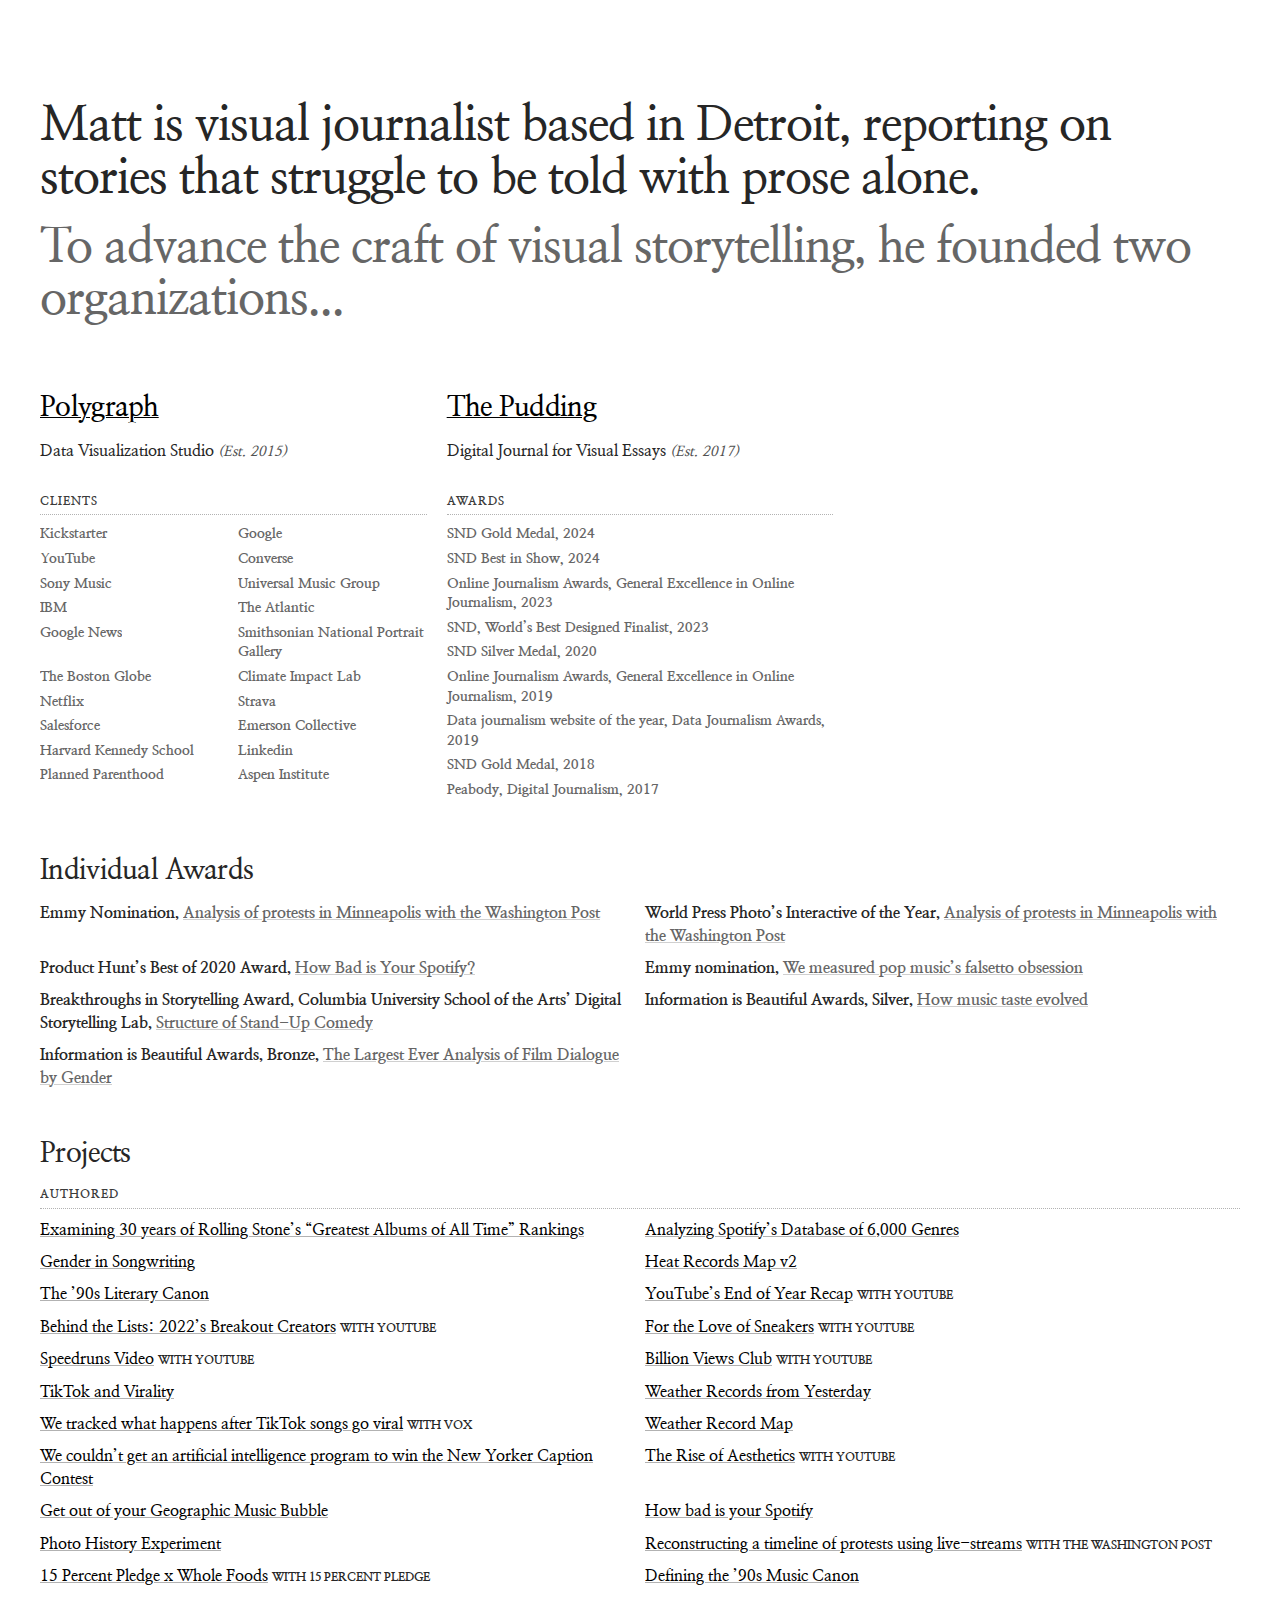
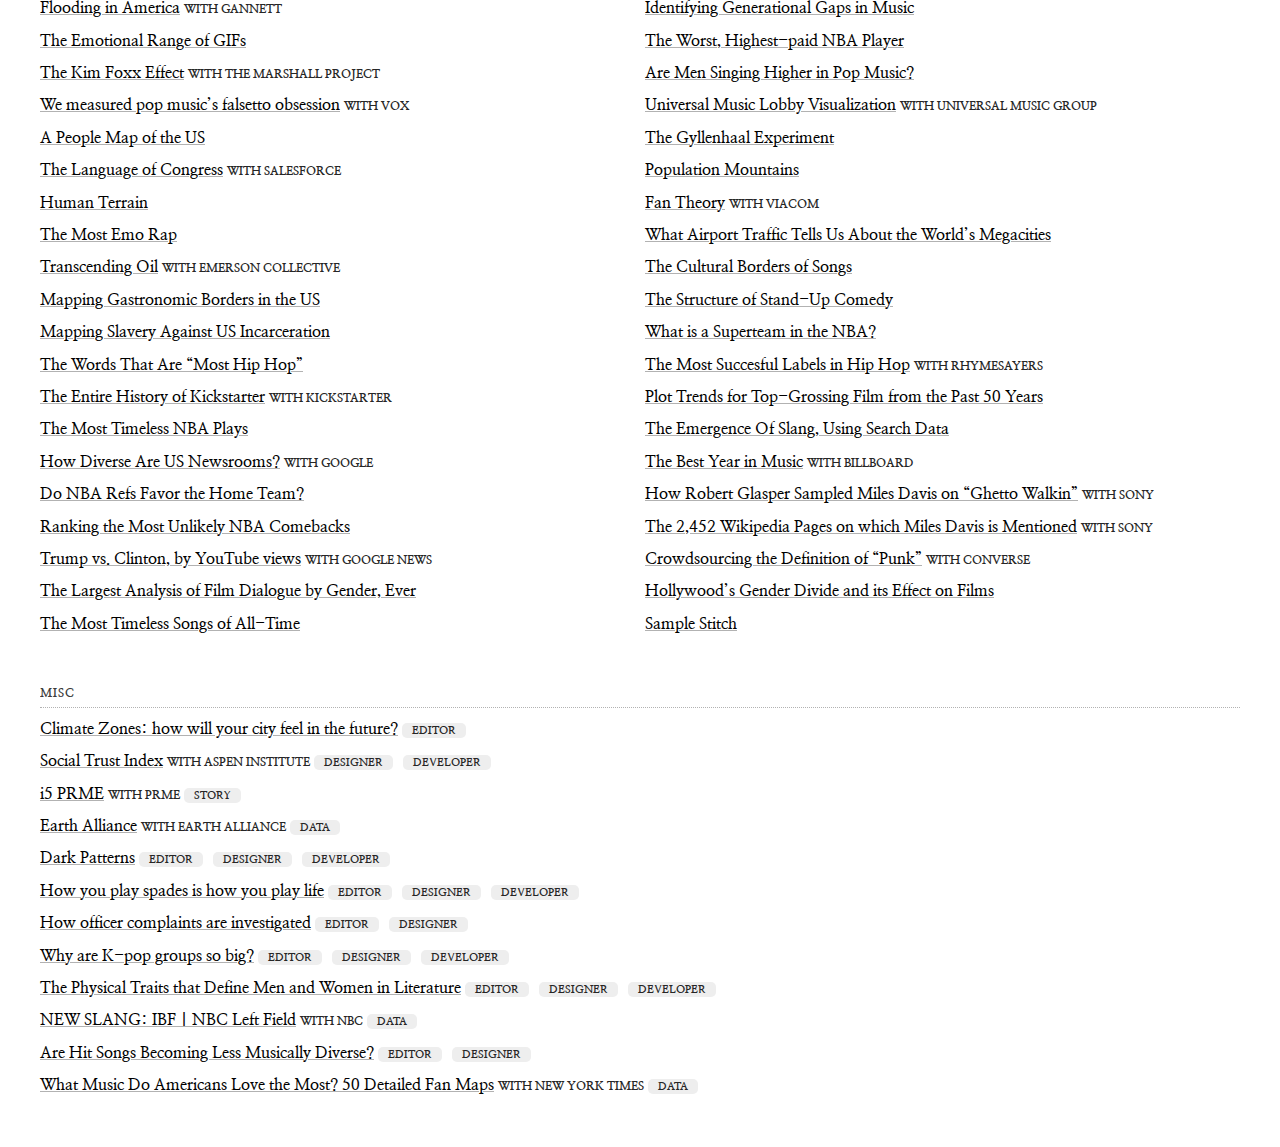
<file: docs/index.html>
<!doctype html>
<html lang="en">

<head>
	<meta charset="utf-8" />
	<meta name="viewport" content="width=device-width, initial-scale=1.0" />
	<meta http-equiv="Content-Type" content="text/html; charset=utf-8" />
	
		<link href="./_app/immutable/assets/0.B_7bCtgJ.css" rel="stylesheet">
		<link href="./_app/immutable/assets/2.DI2wsxiL.css" rel="stylesheet">
		<link rel="modulepreload" href="./_app/immutable/entry/start.BmiWloQ0.js">
		<link rel="modulepreload" href="./_app/immutable/chunks/entry.BTAeKHnZ.js">
		<link rel="modulepreload" href="./_app/immutable/chunks/scheduler.DuQ3h69t.js">
		<link rel="modulepreload" href="./_app/immutable/chunks/index.C_vJigj_.js">
		<link rel="modulepreload" href="./_app/immutable/chunks/paths.Caj6_ats.js">
		<link rel="modulepreload" href="./_app/immutable/entry/app.DcpiGwpU.js">
		<link rel="modulepreload" href="./_app/immutable/chunks/index.OaueVq5H.js">
		<link rel="modulepreload" href="./_app/immutable/nodes/0.d4nDhqHG.js">
		<link rel="modulepreload" href="./_app/immutable/nodes/2.YBwe0wY8.js">
		<link rel="modulepreload" href="./_app/immutable/chunks/each.D6YF6ztN.js"><title>Matthew Daniels</title><!-- HEAD_svelte-1bbayco_START --><meta name="description" content=""><meta name="author" content="Matt Daniels"><meta name="news_keywords" content=""><meta property="og:title" content="Matthew Daniels"><meta property="og:site_name" content="Matt Daniels"><meta property="og:url" content="https://matthewfdaniels.github.io/home"><meta property="og:description" content=""><meta property="og:type" content="article"><meta property="og:locale" content="en_US"><meta property="og:image" content="https://matthewfdaniels.github.io/home/assets/social-facebook.jpg"><meta property="og:image:type" content="image/jpeg"><meta property="og:image:width" content="1200"><meta property="og:image:height" content="600"><meta name="twitter:card" content="summary_large_image"><meta name="twitter:site" content="https://matthewfdaniels.github.io/home"><meta name="twitter:creator" content="@matthew_daniels"><meta name="twitter:title" content="Matthew Daniels"><meta name="twitter:description" content=""><meta name="twitter:image:src" content="https://matthewfdaniels.github.io/home/assets/social-twitter.jpg"><meta name="robots" content="max-image-preview:large"><link rel="canonical" href="https://matthewfdaniels.github.io/home/"><link rel="preconnect" href="https://fonts.googleapis.com"><link rel="preconnect" href="https://fonts.gstatic.com" crossorigin><link href="https://fonts.googleapis.com/css2?family=Nanum+Myeongjo:wght@400;700;800&display=swap" rel="stylesheet"><!-- HEAD_svelte-1bbayco_END -->
</head>

<body>
	<a href="#content" class="skip-to-main">Skip to main content</a>
	<div>  <main id="content"> <div class="wrapper svelte-19cw9c4"><h1 class="svelte-19cw9c4" data-svelte-h="svelte-16jyxwv">Matt is visual journalist based in Detroit, reporting on stories that struggle to be told with prose alone.</h1> <h1 class="transition svelte-19cw9c4" data-svelte-h="svelte-16z8lor">To advance the craft of visual storytelling, he founded two organizations...</h1> <div class="orgs svelte-19cw9c4"><div class="org svelte-19cw9c4"><h3 class="svelte-19cw9c4" data-svelte-h="svelte-8y96ho"><a target="_blank" href="https://polygraph.cool" class="svelte-19cw9c4">Polygraph</a></h3> <p data-svelte-h="svelte-84l4u6">Data Visualization Studio <span class="svelte-19cw9c4">(Est. 2015)</span></p> <p class="subhead svelte-19cw9c4" data-svelte-h="svelte-xuc3z1">Clients</p> <div class="clients svelte-19cw9c4"><p class="svelte-19cw9c4">Kickstarter</p><p class="svelte-19cw9c4">Google</p><p class="svelte-19cw9c4">YouTube</p><p class="svelte-19cw9c4">Converse</p><p class="svelte-19cw9c4">Sony Music</p><p class="svelte-19cw9c4">Universal Music Group</p><p class="svelte-19cw9c4">IBM</p><p class="svelte-19cw9c4">The Atlantic</p><p class="svelte-19cw9c4">Google News</p><p class="svelte-19cw9c4">Smithsonian National Portrait Gallery</p><p class="svelte-19cw9c4">The Boston Globe</p><p class="svelte-19cw9c4">Climate Impact Lab</p><p class="svelte-19cw9c4">Netflix</p><p class="svelte-19cw9c4">Strava</p><p class="svelte-19cw9c4">Salesforce</p><p class="svelte-19cw9c4">Emerson Collective</p><p class="svelte-19cw9c4">Harvard Kennedy School</p><p class="svelte-19cw9c4">Linkedin</p><p class="svelte-19cw9c4">Planned Parenthood</p><p class="svelte-19cw9c4">Aspen Institute</p></div></div> <div class="org svelte-19cw9c4"><h3 class="svelte-19cw9c4" data-svelte-h="svelte-s1vhc3"><a target="_blank" href="https://pudding.cool" class="svelte-19cw9c4">The Pudding</a></h3> <p data-svelte-h="svelte-1no7sc2">Digital Journal for Visual Essays <span class="svelte-19cw9c4">(Est. 2017)</span></p> <p class="subhead svelte-19cw9c4" data-svelte-h="svelte-zu5dhf">Awards</p> <div class="pudding-awards svelte-19cw9c4"><p class="svelte-19cw9c4">SND Gold Medal, 2024</p><p class="svelte-19cw9c4">SND Best in Show, 2024</p><p class="svelte-19cw9c4">Online Journalism Awards, General Excellence in Online Journalism, 2023</p><p class="svelte-19cw9c4">SND, World’s Best Designed Finalist, 2023</p><p class="svelte-19cw9c4">SND Silver Medal, 2020</p><p class="svelte-19cw9c4">Online Journalism Awards, General Excellence in Online Journalism, 2019</p><p class="svelte-19cw9c4">Data journalism website of the year, Data Journalism Awards, 2019</p><p class="svelte-19cw9c4">SND Gold Medal, 2018</p><p class="svelte-19cw9c4">Peabody, Digital Journalism, 2017</p></div></div></div> <h3 class="svelte-19cw9c4" data-svelte-h="svelte-1dg28cn">Individual Awards</h3> <div class="awards svelte-14eralm"><p class="svelte-14eralm">Emmy Nomination, <a href="https://www.washingtonpost.com/graphics/2020/national/live-stream-george-floyd-protests/" class="svelte-14eralm">Analysis of protests in Minneapolis with the Washington Post</a></p><p class="svelte-14eralm">World Press Photo’s Interactive of the Year, <a href="https://www.washingtonpost.com/graphics/2020/national/live-stream-george-floyd-protests/" class="svelte-14eralm">Analysis of protests in Minneapolis with the Washington Post</a></p><p class="svelte-14eralm">Product Hunt’s Best of 2020 Award, <a href="https://pudding.cool/2020/12/judge-my-spotify" class="svelte-14eralm">How Bad is Your Spotify?</a></p><p class="svelte-14eralm">Emmy nomination, <a href="https://www.youtube.com/watch?v=qJT2h5uGAC0)" class="svelte-14eralm">We measured pop music’s falsetto obsession</a></p><p class="svelte-14eralm">Breakthroughs in Storytelling Award, Columbia University School of the Arts’ Digital Storytelling Lab, <a href="https://pudding.cool/2018/02/stand-up/" class="svelte-14eralm">Structure of Stand-Up Comedy</a></p><p class="svelte-14eralm">Information is Beautiful Awards, Silver, <a href="https://pudding.cool/projects/music-history/" class="svelte-14eralm">How music taste evolved</a></p><p class="svelte-14eralm">Information is Beautiful Awards, Bronze, <a href="https://pudding.cool/2017/03/film-dialogue/" class="svelte-14eralm">The Largest Ever Analysis of Film Dialogue by Gender</a></p> </div> <h3 class="svelte-19cw9c4" data-svelte-h="svelte-dmvsri">Projects</h3> <p class="subhead" style="margin-bottom:10px;" data-svelte-h="svelte-15h04bp">Authored</p> <div class="projects svelte-1j77kdg"><p><a href="https://pudding.cool/2024/03/greatest-music/" target="_blank">Examining 30 years of Rolling Stone’s “Greatest Albums of All Time” Rankings</a>  </p><p><a href="https://pudding.cool/2023/10/genre/" target="_blank">Analyzing Spotify’s Database of 6,000 Genres</a>  </p><p><a href="https://pudding.cool/2023/07/songwriters/" target="_blank">Gender in Songwriting</a>  </p><p><a href="https://pudding.cool/projects/heat-records-map/" target="_blank">Heat Records Map v2</a>  </p><p><a href="https://pudding.cool/2023/01/lit-canon/" target="_blank">The ’90s Literary Canon</a>  </p><p><a href="https://www.youtube.com/trends/2022/us/" target="_blank">YouTube’s End of Year Recap</a> <span class="with-entity svelte-1j77kdg">with YouTube</span> </p><p><a href="https://www.youtube.com/watch?v=idMVOYWpR6A" target="_blank">Behind the Lists: 2022’s Breakout Creators</a> <span class="with-entity svelte-1j77kdg">with YouTube</span> </p><p><a href="https://www.youtube.com/watch?v=UYn005hGj5c" target="_blank">For the Love of Sneakers</a> <span class="with-entity svelte-1j77kdg">with YouTube</span> </p><p><a href="https://www.youtube.com/watch?v=CVv_qpH2340" target="_blank">Speedruns Video</a> <span class="with-entity svelte-1j77kdg">with YouTube</span> </p><p><a href="https://www.youtube.com/watch?v=DmyE4aTgc3A&amp;list=PLbpi6ZahtOH4OmcA-BD2hn0L082oLvvgV&amp;index=1" target="_blank">Billion Views Club</a> <span class="with-entity svelte-1j77kdg">with YouTube</span> </p><p><a href="https://pudding.cool/2022/07/tiktok-story/" target="_blank">TikTok and Virality</a>  </p><p><a href="https://pudding.cool/projects/heat-records/" target="_blank">Weather Records from Yesterday</a>  </p><p><a href="https://www.youtube.com/watch?v=S1m-KgEpoow" target="_blank">We tracked what happens after TikTok songs go viral</a> <span class="with-entity svelte-1j77kdg">with Vox</span> </p><p><a href="https://pudding.cool/2022/03/weather-map/" target="_blank">Weather Record Map</a>  </p><p><a href="https://pudding.cool/projects/caption-contest/" target="_blank">We couldn’t get an artificial intelligence program to win the New Yorker Caption Contest</a>  </p><p><a href="https://www.youtube.com/trends/articles/youtube-aesthetics/" target="_blank">The Rise of Aesthetics</a> <span class="with-entity svelte-1j77kdg">with YouTube</span> </p><p><a href="https://pudding.cool/2021/04/music-bubble/" target="_blank">Get out of your Geographic Music Bubble</a>  </p><p><a href="https://pudding.cool/2020/12/judge-my-spotify" target="_blank">How bad is your Spotify</a>  </p><p><a href="https://pudding.cool/2020/10/photo-history" target="_blank">Photo History Experiment</a>  </p><p><a href="https://www.washingtonpost.com/graphics/2020/national/live-stream-george-floyd-protests/" target="_blank">Reconstructing a timeline of protests using live-streams</a> <span class="with-entity svelte-1j77kdg">with The Washington Post</span> </p><p><a href="https://www.instagram.com/p/CF5UrXmjnrH/?igshid=18u56di60jf5g" target="_blank">15 Percent Pledge x Whole Foods</a> <span class="with-entity svelte-1j77kdg">with 15 Percent Pledge</span> </p><p><a href="https://pudding.cool/2020/07/song-decay/" target="_blank">Defining the ’90s Music Canon</a>  </p><p><a href="https://pudding.cool/projects/flooding/visuals" target="_blank">Flooding in America</a> <span class="with-entity svelte-1j77kdg">with Gannett</span> </p><p><a href="https://pudding.cool/2020/04/music-challenge/" target="_blank">Identifying Generational Gaps in Music</a>  </p><p><a href="https://pudding.cool/2020/03/gifs/" target="_blank">The Emotional Range of GIFs</a>  </p><p><a href="https://pudding.cool/2019/12/real-mvp/" target="_blank">The Worst, Highest-paid NBA Player</a>  </p><p><a href="https://www.themarshallproject.org/2019/10/24/the-kim-foxx-effect-how-prosecutions-have-changed-in-cook-county" target="_blank">The Kim Foxx Effect</a> <span class="with-entity svelte-1j77kdg">with The Marshall Project</span> </p><p><a href="https://pudding.cool/2019/08/register/" target="_blank">Are Men Singing Higher in Pop Music?</a>  </p><p><a href="https://www.youtube.com/watch?v=qJT2h5uGAC0" target="_blank">We measured pop music’s falsetto obsession</a> <span class="with-entity svelte-1j77kdg">with Vox</span> </p><p><a href="https://polygraph.cool/case-studies/umg/" target="_blank">Universal Music Lobby Visualization</a> <span class="with-entity svelte-1j77kdg">with Universal Music Group</span> </p><p><a href="https://pudding.cool/2019/05/people-map/" target="_blank">A People Map of the US</a>  </p><p><a href="https://pudding.cool/2019/02/gyllenhaal/" target="_blank">The Gyllenhaal Experiment </a>  </p><p><a href="https://congress.pudding.cool/" target="_blank">The Language of Congress</a> <span class="with-entity svelte-1j77kdg">with Salesforce</span> </p><p><a href="https://pudding.cool/2018/12/3d-cities-story/" target="_blank">Population Mountains</a>  </p><p><a href="https://pudding.cool/2018/10/city_3d/" target="_blank">Human Terrain</a>  </p><p><a href="http://fantheory.viacom.com/" target="_blank">Fan Theory</a> <span class="with-entity svelte-1j77kdg">with Viacom</span> </p><p><a href="https://pudding.cool/2018/08/emo-rap/" target="_blank">The Most Emo Rap</a>  </p><p><a href="https://pudding.cool/2018/07/airports/" target="_blank">What Airport Traffic Tells Us About the World’s Megacities</a>  </p><p><a href="https://www.transcendingoil.com/" target="_blank">Transcending Oil</a> <span class="with-entity svelte-1j77kdg">with Emerson Collective</span> </p><p><a href="https://pudding.cool/2018/06/music-map/" target="_blank">The Cultural Borders of Songs</a>  </p><p><a href="https://pudding.cool/2018/02/restaurants/" target="_blank">Mapping Gastronomic Borders in the US</a>  </p><p><a href="https://pudding.cool/2018/02/stand-up/" target="_blank">The Structure of Stand-Up Comedy</a>  </p><p><a href="https://pudding.cool/2017/01/shape-of-slavery" target="_blank">Mapping Slavery Against US Incarceration</a>  </p><p><a href="https://pudding.cool/2017/10/superteams" target="_blank">What is a Superteam in the NBA?</a>  </p><p><a href="https://pudding.cool/2017/09/hip-hop-words" target="_blank">The Words That Are “Most Hip Hop”</a>  </p><p><a href="https://pudding.cool/2017/03/labels/" target="_blank">The Most Succesful Labels in Hip Hop</a> <span class="with-entity svelte-1j77kdg">with Rhymesayers</span> </p><p><a href="http://polygraph.cool/kickstarter/" target="_blank">The Entire History of Kickstarter</a> <span class="with-entity svelte-1j77kdg">with Kickstarter</span> </p><p><a href="https://pudding.cool/2017/06/film-trends" target="_blank">Plot Trends for Top-Grossing Film from the Past 50 Years</a>  </p><p><a href="https://pudding.cool/2017/05/nba-moments" target="_blank">The Most Timeless NBA Plays</a>  </p><p><a href="https://pudding.cool/2017/02/new-slang" target="_blank">The Emergence Of Slang, Using Search Data</a>  </p><p><a href="https://googletrends.github.io/asne" target="_blank">How Diverse Are US Newsrooms?</a> <span class="with-entity svelte-1j77kdg">with Google</span> </p><p><a href="https://pudding.cool/projects/music-history/" target="_blank">The Best Year in Music</a> <span class="with-entity svelte-1j77kdg">with Billboard</span> </p><p><a href="https://pudding.cool/2017/03/home-court" target="_blank">Do NBA Refs Favor the Home Team?</a>  </p><p><a href="https://pudding.cool/2017/03/sampling" target="_blank">How Robert Glasper Sampled Miles Davis on “Ghetto Walkin”</a> <span class="with-entity svelte-1j77kdg">with Sony</span> </p><p><a href="https://pudding.cool/2017/03/comeback" target="_blank">Ranking the Most Unlikely NBA Comebacks</a>  </p><p><a href="https://pudding.cool/2017/03/miles" target="_blank">The 2,452 Wikipedia Pages on which Miles Davis is Mentioned</a> <span class="with-entity svelte-1j77kdg">with Sony</span> </p><p><a href="https://googletrends.github.io/youtube-election-real-time/" target="_blank">Trump vs. Clinton, by YouTube views</a> <span class="with-entity svelte-1j77kdg">with Google News</span> </p><p><a href="https://pudding.cool/2017/03/punk" target="_blank">Crowdsourcing the Definition of “Punk”</a> <span class="with-entity svelte-1j77kdg">with Converse</span> </p><p><a href="https://pudding.cool/2017/03/film-dialogue" target="_blank">The Largest Analysis of Film Dialogue by Gender, Ever</a>  </p><p><a href="https://pudding.cool/2017/03/bechdel" target="_blank">Hollywood’s Gender Divide and its Effect on Films</a>  </p><p><a href="https://pudding.cool/2017/03/timeless" target="_blank">The Most Timeless Songs of All-Time</a>  </p><p><a href="http://samplestitch.com.s3-website-us-east-1.amazonaws.com/" target="_blank">Sample Stitch</a>  </p></div> <p class="subhead" style="margin-bottom:10px;" data-svelte-h="svelte-6qowlf">Misc</p> <div class="projects projects-misc svelte-1j77kdg"><p><a href="https://pudding.cool/2024/06/climate-zones" target="_blank">Climate Zones: how will your city feel in the future?</a>  <span class="tag Editor svelte-1j77kdg">Editor</span> </p><p><a href="https://trust.weavers.org/" target="_blank">Social Trust Index</a> <span class="with-entity svelte-1j77kdg">with Aspen Institute</span> <span class="tag Designer svelte-1j77kdg">Designer</span><span class="tag Developer svelte-1j77kdg">Developer</span> </p><p><a href="https://www.i5playbook.org/" target="_blank">i5 PRME</a> <span class="with-entity svelte-1j77kdg">with PRME</span> <span class="tag Story svelte-1j77kdg">Story</span> </p><p><a href="https://nuggets.earthalliance.org/" target="_blank">Earth Alliance</a> <span class="with-entity svelte-1j77kdg">with Earth Alliance</span> <span class="tag Data svelte-1j77kdg">Data</span> </p><p><a href="https://pudding.cool/2023/05/dark-patterns/" target="_blank">Dark Patterns</a>  <span class="tag Editor svelte-1j77kdg">Editor</span><span class="tag Designer svelte-1j77kdg">Designer</span><span class="tag Developer svelte-1j77kdg">Developer</span> </p><p><a href="https://pudding.cool/2021/08/spades/" target="_blank">How you play spades is how you play life</a>  <span class="tag Editor svelte-1j77kdg">Editor</span><span class="tag Designer svelte-1j77kdg">Designer</span><span class="tag Developer svelte-1j77kdg">Developer</span> </p><p><a href="https://pudding.cool/2020/10/police-misconduct" target="_blank">How officer complaints are investigated</a>  <span class="tag Editor svelte-1j77kdg">Editor</span><span class="tag Designer svelte-1j77kdg">Designer</span> </p><p><a href="https://pudding.cool/2020/10/kpop/" target="_blank">Why are K-pop groups so big?</a>  <span class="tag Editor svelte-1j77kdg">Editor</span><span class="tag Designer svelte-1j77kdg">Designer</span><span class="tag Developer svelte-1j77kdg">Developer</span> </p><p><a href="https://pudding.cool/2020/07/gendered-descriptions/" target="_blank">The Physical Traits that Define Men and Women in Literature</a>  <span class="tag Editor svelte-1j77kdg">Editor</span><span class="tag Designer svelte-1j77kdg">Designer</span><span class="tag Developer svelte-1j77kdg">Developer</span> </p><p><a href="https://www.youtube.com/watch?v=taUmTxNVHDc" target="_blank">NEW SLANG: IBF | NBC Left Field</a> <span class="with-entity svelte-1j77kdg">with NBC</span> <span class="tag Data svelte-1j77kdg">Data</span> </p><p><a href="https://pudding.cool/2018/05/similarity/" target="_blank">Are Hit Songs Becoming Less Musically Diverse?</a>  <span class="tag Editor svelte-1j77kdg">Editor</span><span class="tag Designer svelte-1j77kdg">Designer</span> </p><p><a href="https://www.nytimes.com/interactive/2017/08/07/upshot/music-fandom-maps.html?mtrref=undefined&amp;gwh=1FFD8D6AB1DA697D1A593F453682F338&amp;gwt=pay&amp;assetType=PAYWALL" target="_blank">What Music Do Americans Love the Most? 50 Detailed Fan Maps</a> <span class="with-entity svelte-1j77kdg">with New York Times</span> <span class="tag Data svelte-1j77kdg">Data</span> </p> </div></div>  </main> 
			
			<script>
				{
					__sveltekit_5cfk9p = {
						base: new URL(".", location).pathname.slice(0, -1)
					};

					const element = document.currentScript.parentElement;

					const data = [null,{"type":"data","data":{data:["a","b","c"]},"uses":{}}];

					Promise.all([
						import("./_app/immutable/entry/start.BmiWloQ0.js"),
						import("./_app/immutable/entry/app.DcpiGwpU.js")
					]).then(([kit, app]) => {
						kit.start(app, element, {
							node_ids: [0, 2],
							data,
							form: null,
							error: null
						});
					});
				}
			</script>
		</div>
</body>

</html>
</file>
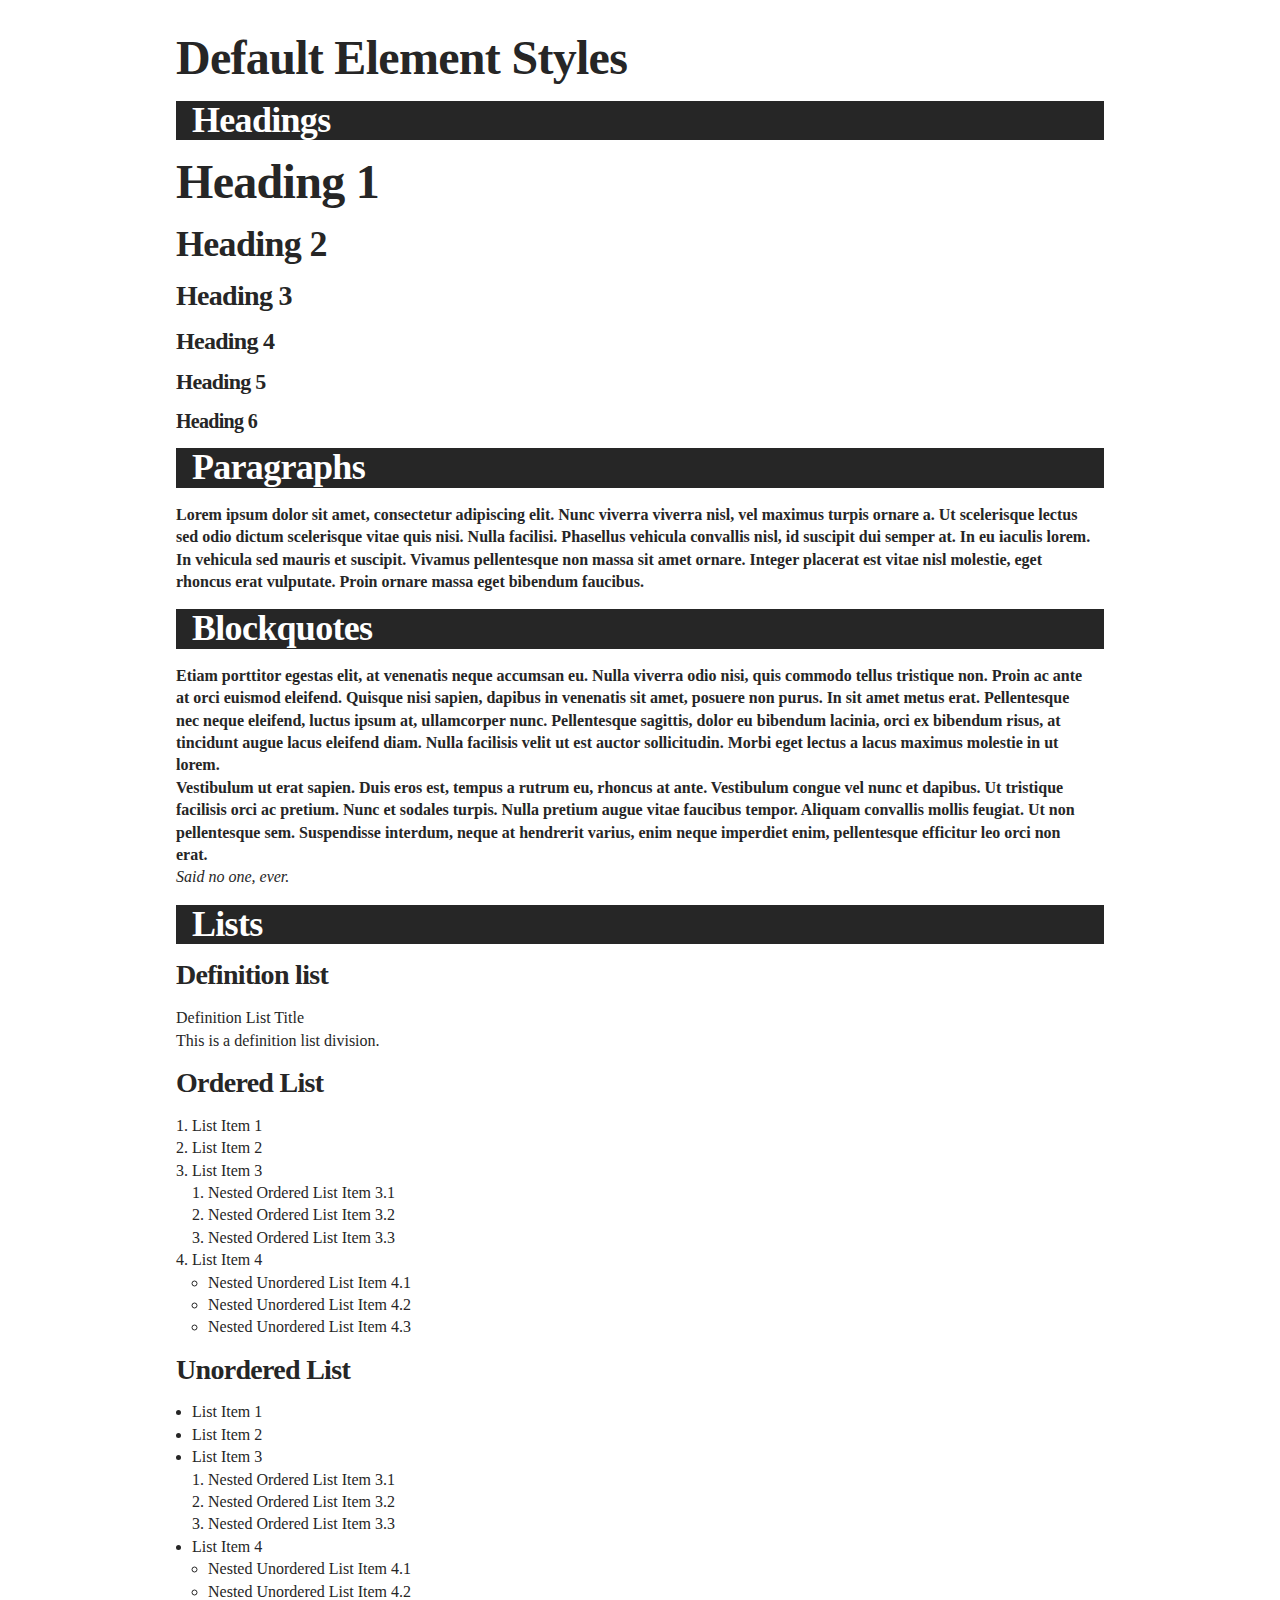
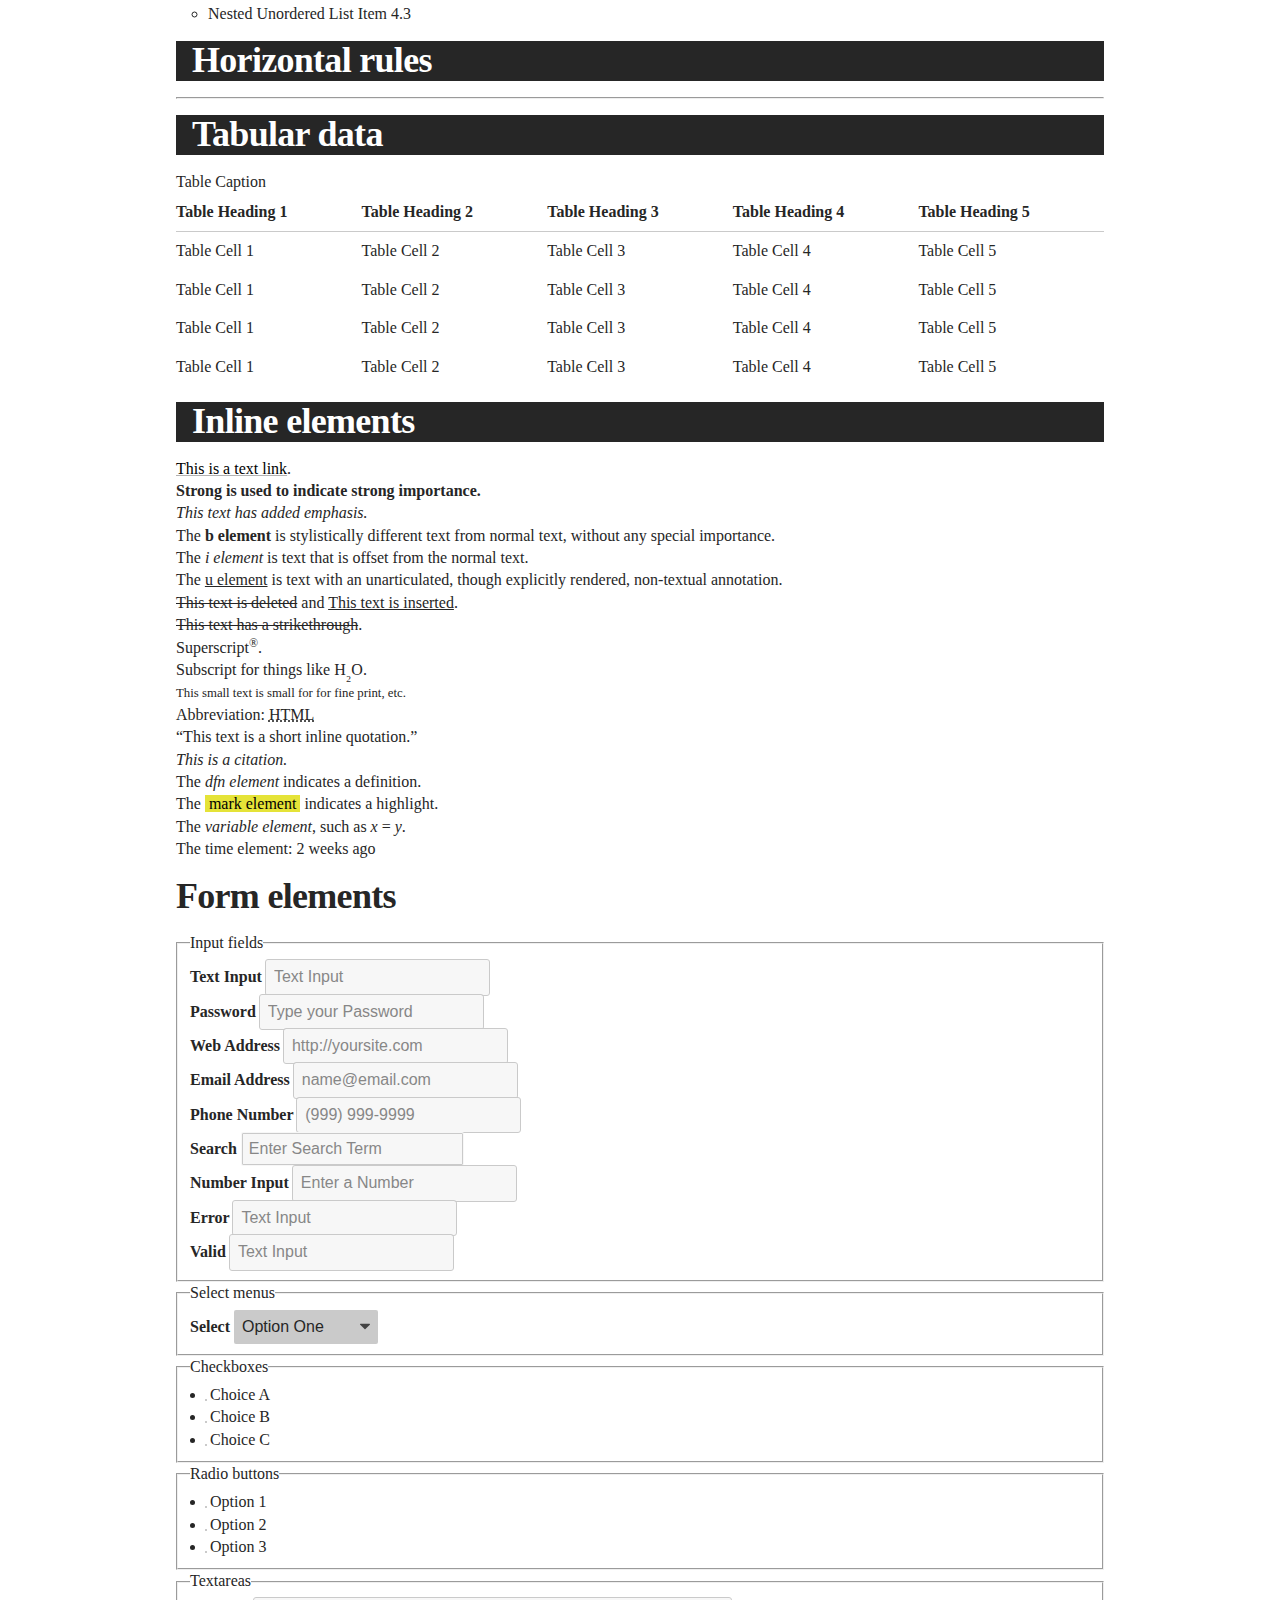
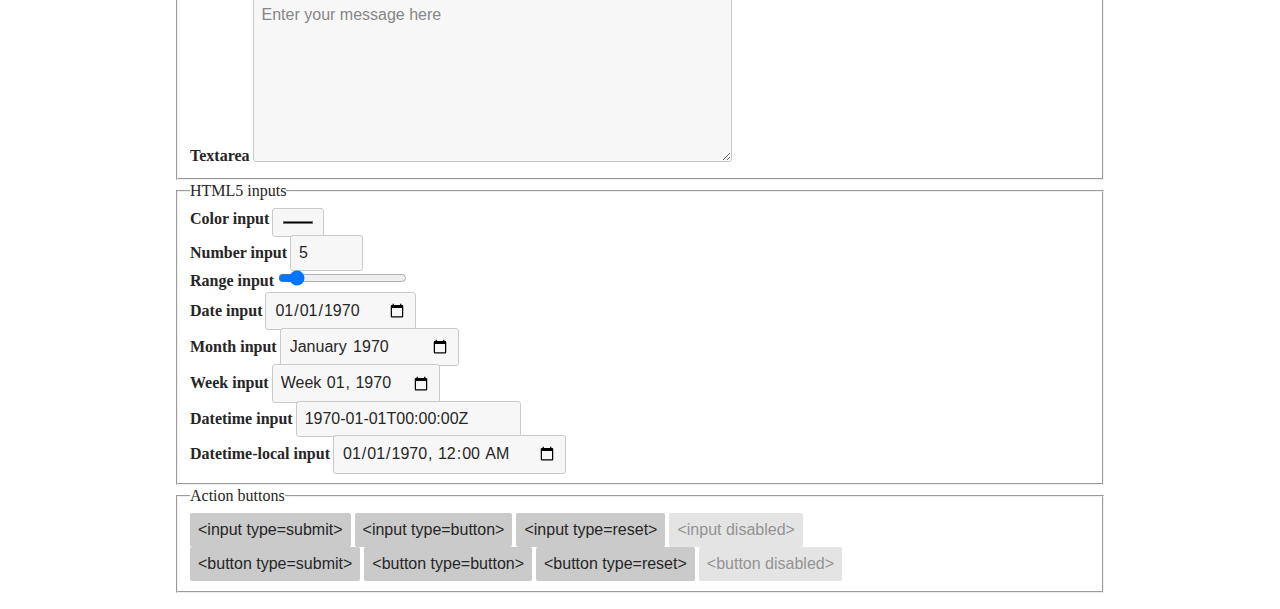
<file: docs/demo/elements/index.html>
<!doctype html>
<html lang="en">

<head>
	<meta charset="utf-8" />
	<meta name="viewport" content="width=device-width, initial-scale=1.0" />
	<meta http-equiv="Content-Type" content="text/html; charset=utf-8" />
	
		<link href="../../_app/immutable/assets/0.B_7bCtgJ.css" rel="stylesheet">
		<link href="../../_app/immutable/assets/3.CsgfhULn.css" rel="stylesheet">
		<link rel="modulepreload" href="../../_app/immutable/entry/start.BmiWloQ0.js">
		<link rel="modulepreload" href="../../_app/immutable/chunks/entry.BTAeKHnZ.js">
		<link rel="modulepreload" href="../../_app/immutable/chunks/scheduler.DuQ3h69t.js">
		<link rel="modulepreload" href="../../_app/immutable/chunks/index.C_vJigj_.js">
		<link rel="modulepreload" href="../../_app/immutable/chunks/paths.Caj6_ats.js">
		<link rel="modulepreload" href="../../_app/immutable/entry/app.DcpiGwpU.js">
		<link rel="modulepreload" href="../../_app/immutable/chunks/index.OaueVq5H.js">
		<link rel="modulepreload" href="../../_app/immutable/nodes/0.d4nDhqHG.js">
		<link rel="modulepreload" href="../../_app/immutable/nodes/3.sAIK-R5D.js">
</head>

<body>
	<a href="#content" class="skip-to-main">Skip to main content</a>
	<div>  <main id="content"><div class="wrapper svelte-p95kjz"><h1 data-svelte-h="svelte-1fo3fq5">Default Element Styles</h1> <section id="text" data-svelte-h="svelte-dn40j"><article id="text--headings" class="svelte-p95kjz"><h2 class="svelte-p95kjz">Headings</h2> <div><h1>Heading 1</h1> <h2>Heading 2</h2> <h3>Heading 3</h3> <h4>Heading 4</h4> <h5>Heading 5</h5> <h6>Heading 6</h6></div></article> <article id="text--paragraphs" class="svelte-p95kjz"><h2 class="svelte-p95kjz">Paragraphs</h2> <div><p>Lorem ipsum dolor sit amet, consectetur adipiscing elit. Nunc viverra
					viverra nisl, vel maximus turpis ornare a. Ut scelerisque lectus sed
					odio dictum scelerisque vitae quis nisi. Nulla facilisi. Phasellus
					vehicula convallis nisl, id suscipit dui semper at. In eu iaculis
					lorem. In vehicula sed mauris et suscipit. Vivamus pellentesque non
					massa sit amet ornare. Integer placerat est vitae nisl molestie, eget
					rhoncus erat vulputate. Proin ornare massa eget bibendum faucibus.</p></div></article> <article id="text--blockquotes" class="svelte-p95kjz"><h2 class="svelte-p95kjz">Blockquotes</h2> <div><blockquote><p>Etiam porttitor egestas elit, at venenatis neque accumsan eu. Nulla
						viverra odio nisi, quis commodo tellus tristique non. Proin ac ante
						at orci euismod eleifend. Quisque nisi sapien, dapibus in venenatis
						sit amet, posuere non purus. In sit amet metus erat. Pellentesque
						nec neque eleifend, luctus ipsum at, ullamcorper nunc. Pellentesque
						sagittis, dolor eu bibendum lacinia, orci ex bibendum risus, at
						tincidunt augue lacus eleifend diam. Nulla facilisis velit ut est
						auctor sollicitudin. Morbi eget lectus a lacus maximus molestie in
						ut lorem.</p> <p>Vestibulum ut erat sapien. Duis eros est, tempus a rutrum eu,
						rhoncus at ante. Vestibulum congue vel nunc et dapibus. Ut tristique
						facilisis orci ac pretium. Nunc et sodales turpis. Nulla pretium
						augue vitae faucibus tempor. Aliquam convallis mollis feugiat. Ut
						non pellentesque sem. Suspendisse interdum, neque at hendrerit
						varius, enim neque imperdiet enim, pellentesque efficitur leo orci
						non erat.</p> <cite>Said no one, ever.</cite></blockquote></div></article> <article id="text--lists" class="svelte-p95kjz"><h2 class="svelte-p95kjz">Lists</h2> <div><h3>Definition list</h3> <dl><dt>Definition List Title</dt><dd>This is a definition list division.</dd></dl> <h3>Ordered List</h3> <ol><li>List Item 1</li> <li>List Item 2</li> <li>List Item 3
						<ol><li>Nested Ordered List Item 3.1</li> <li>Nested Ordered List Item 3.2</li> <li>Nested Ordered List Item 3.3</li></ol></li> <li>List Item 4
						<ul><li>Nested Unordered List Item 4.1</li> <li>Nested Unordered List Item 4.2</li> <li>Nested Unordered List Item 4.3</li></ul></li></ol> <h3>Unordered List</h3> <ul><li>List Item 1</li> <li>List Item 2</li> <li>List Item 3
						<ol><li>Nested Ordered List Item 3.1</li> <li>Nested Ordered List Item 3.2</li> <li>Nested Ordered List Item 3.3</li></ol></li> <li>List Item 4
						<ul><li>Nested Unordered List Item 4.1</li> <li>Nested Unordered List Item 4.2</li> <li>Nested Unordered List Item 4.3</li></ul></li></ul></div></article> <article id="text--hr" class="svelte-p95kjz"><h2 class="svelte-p95kjz">Horizontal rules</h2> <div><hr></div></article> <article id="text--tables" class="svelte-p95kjz"><h2 class="svelte-p95kjz">Tabular data</h2> <table><caption>Table Caption</caption> <thead><tr><th>Table Heading 1</th> <th>Table Heading 2</th> <th>Table Heading 3</th> <th>Table Heading 4</th> <th>Table Heading 5</th></tr></thead> <tbody><tr><td>Table Cell 1</td> <td>Table Cell 2</td> <td>Table Cell 3</td> <td>Table Cell 4</td> <td>Table Cell 5</td></tr> <tr><td>Table Cell 1</td> <td>Table Cell 2</td> <td>Table Cell 3</td> <td>Table Cell 4</td> <td>Table Cell 5</td></tr> <tr><td>Table Cell 1</td> <td>Table Cell 2</td> <td>Table Cell 3</td> <td>Table Cell 4</td> <td>Table Cell 5</td></tr> <tr><td>Table Cell 1</td> <td>Table Cell 2</td> <td>Table Cell 3</td> <td>Table Cell 4</td> <td>Table Cell 5</td></tr></tbody></table></article> <article id="text--inline" class="svelte-p95kjz"><h2 class="svelte-p95kjz">Inline elements</h2> <div><a href="./">This is a text link</a>.<br> <strong>Strong is used to indicate strong importance.</strong><br> <em>This text has added emphasis.</em><br>
				The <b>b element</b> is stylistically different text from normal text,
				without any special importance.<br>
				The <i>i element</i> is text that is offset from the normal text.<br>
				The <u>u element</u> is text with an unarticulated, though explicitly
				rendered, non-textual annotation.<br> <del>This text is deleted</del> and <ins>This text is inserted</ins>.<br> <s>This text has a strikethrough</s>.<br>
				Superscript<sup>®</sup>.<br>
				Subscript for things like H<sub>2</sub>O.<br> <small>This small text is small for for fine print, etc.</small><br>
				Abbreviation: <abbr title="HyperText Markup Language">HTML</abbr><br> <q cite="https://developer.mozilla.org/en-US/docs/HTML/Element/q">This text is a short inline quotation.</q><br> <cite>This is a citation.</cite><br>
				The <dfn>dfn element</dfn> indicates a definition.<br>
				The <mark>mark element</mark> indicates a highlight.<br>
				The <var>variable element</var>, such as <var>x</var> = <var>y</var>.<br>
				The time element:
				<time datetime="2013-04-06T12:32+00:00">2 weeks ago</time><br></div></article></section> <section id="forms"><h2 data-svelte-h="svelte-kz9iaz">Form elements</h2> <form><fieldset id="forms--input" data-svelte-h="svelte-kenk8p"><legend>Input fields</legend> <p><label for="input--text">Text Input</label> <input id="input--text" type="text" placeholder="Text Input"></p> <p><label for="input--password">Password</label> <input id="input--password" type="password" placeholder="Type your Password"></p> <p><label for="input--webaddress">Web Address</label> <input id="input--webaddress" type="url" placeholder="http://yoursite.com"></p> <p><label for="input--emailaddress">Email Address</label> <input id="input--emailaddress" type="email" placeholder="name@email.com"></p> <p><label for="input--phone">Phone Number</label> <input id="input--phone" type="tel" placeholder="(999) 999-9999"></p> <p><label for="input--search">Search</label> <input id="input--search" type="search" placeholder="Enter Search Term"></p> <p><label for="input--text2">Number Input</label> <input id="input--text2" type="number" placeholder="Enter a Number"></p> <p><label for="input--text3" class="error">Error</label> <input id="input--text3" class="is-error" type="text" placeholder="Text Input"></p> <p><label for="input--text4" class="valid">Valid</label> <input id="input--text4" class="is-valid" type="text" placeholder="Text Input"></p></fieldset> <fieldset id="forms--select"><legend data-svelte-h="svelte-1fu9lso">Select menus</legend> <p><label for="select" data-svelte-h="svelte-r1thhe">Select</label> <select id="select"><optgroup label="Option Group"><option value="Option One" data-svelte-h="svelte-1j6lw4l">Option One</option><option value="Option Two" data-svelte-h="svelte-w9qigz">Option Two</option><option value="Option Three" data-svelte-h="svelte-4r9hc9">Option Three</option></optgroup></select></p></fieldset> <fieldset id="forms--checkbox" data-svelte-h="svelte-1kvyi7v"><legend>Checkboxes</legend> <ul class="list list--bare"><li><label for="checkbox1"><input id="checkbox1" name="checkbox" type="checkbox" checked="checked"> Choice A</label></li> <li><label for="checkbox2"><input id="checkbox2" name="checkbox" type="checkbox"> Choice B</label></li> <li><label for="checkbox3"><input id="checkbox3" name="checkbox" type="checkbox"> Choice C</label></li></ul></fieldset> <fieldset id="forms--radio" data-svelte-h="svelte-8pf50y"><legend>Radio buttons</legend> <ul class="list list--bare"><li><label for="radio1"><input id="radio1" name="radio" type="radio" class="radio" checked="checked"> Option 1</label></li> <li><label for="radio2"><input id="radio2" name="radio" type="radio" class="radio"> Option
							2</label></li> <li><label for="radio3"><input id="radio3" name="radio" type="radio" class="radio"> Option
							3</label></li></ul></fieldset> <fieldset id="forms--textareas" data-svelte-h="svelte-1d19v2n"><legend>Textareas</legend> <p><label for="textarea">Textarea</label> <textarea id="textarea" rows="8" cols="48" placeholder="Enter your message here"></textarea></p></fieldset> <fieldset id="forms--html5" data-svelte-h="svelte-1nlncai"><legend>HTML5 inputs</legend> <p><label for="ic">Color input</label> <input type="color" id="ic" value="#000000"></p> <p><label for="in">Number input</label> <input type="number" id="in" min="0" max="10" value="5"></p> <p><label for="ir">Range input</label> <input type="range" id="ir" value="10"></p> <p><label for="idd">Date input</label> <input type="date" id="idd" value="1970-01-01"></p> <p><label for="idm">Month input</label> <input type="month" id="idm" value="1970-01"></p> <p><label for="idw">Week input</label> <input type="week" id="idw" value="1970-W01"></p> <p><label for="idt">Datetime input</label> <input type="datetime" id="idt" value="1970-01-01T00:00:00Z"></p> <p><label for="idtl">Datetime-local input</label> <input type="datetime-local" id="idtl" value="1970-01-01T00:00"></p></fieldset> <fieldset id="forms--action" data-svelte-h="svelte-qmp368"><legend>Action buttons</legend> <p><input type="submit" value="<input type=submit>"> <input type="button" value="<input type=button>"> <input type="reset" value="<input type=reset>"> <input type="submit" value="<input disabled>" disabled="true"></p> <p><button type="submit">&lt;button type=submit&gt;</button> <button type="button">&lt;button type=button&gt;</button> <button type="reset">&lt;button type=reset&gt;</button> <button type="button" disabled="true">&lt;button disabled&gt;</button></p></fieldset></form></section> </div></main> 
			
			<script>
				{
					__sveltekit_5cfk9p = {
						base: new URL("../..", location).pathname.slice(0, -1)
					};

					const element = document.currentScript.parentElement;

					const data = [null,null];

					Promise.all([
						import("../../_app/immutable/entry/start.BmiWloQ0.js"),
						import("../../_app/immutable/entry/app.DcpiGwpU.js")
					]).then(([kit, app]) => {
						kit.start(app, element, {
							node_ids: [0, 3],
							data,
							form: null,
							error: null
						});
					});
				}
			</script>
		</div>
</body>

</html>
</file>
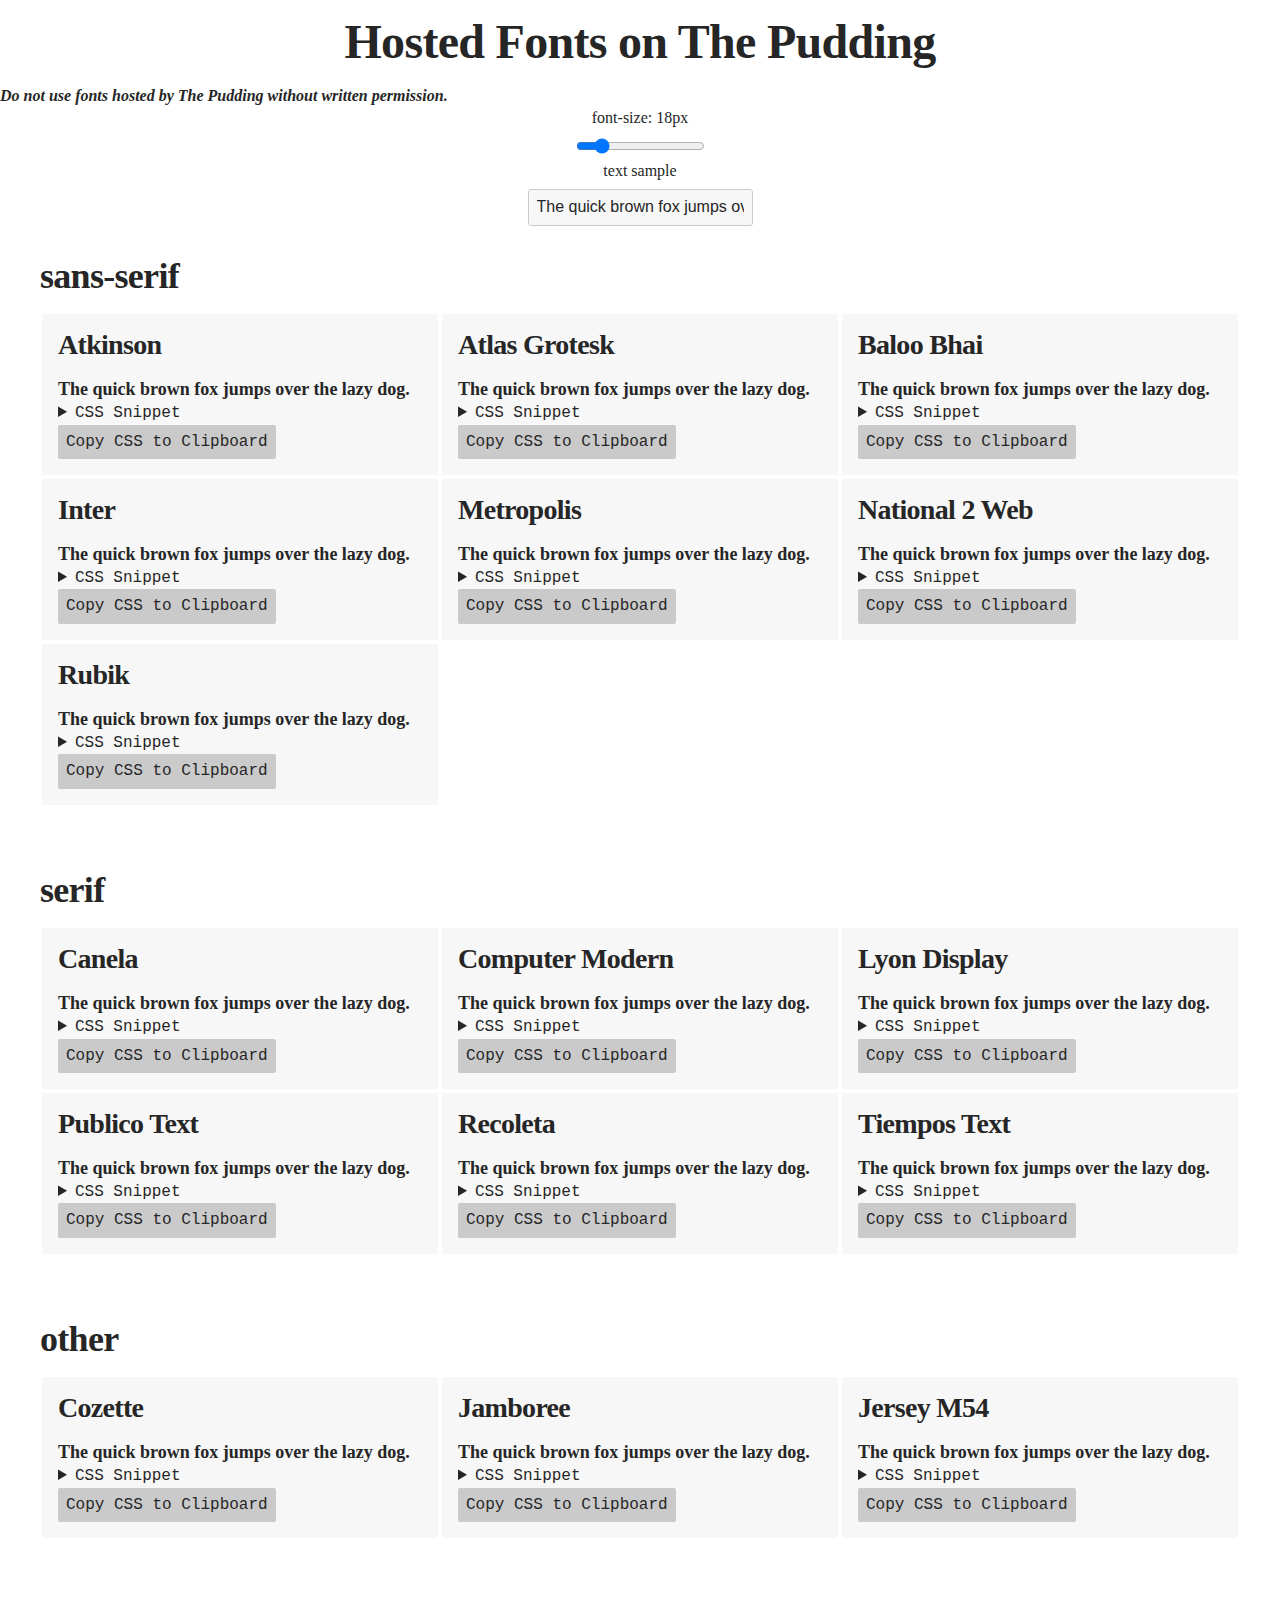
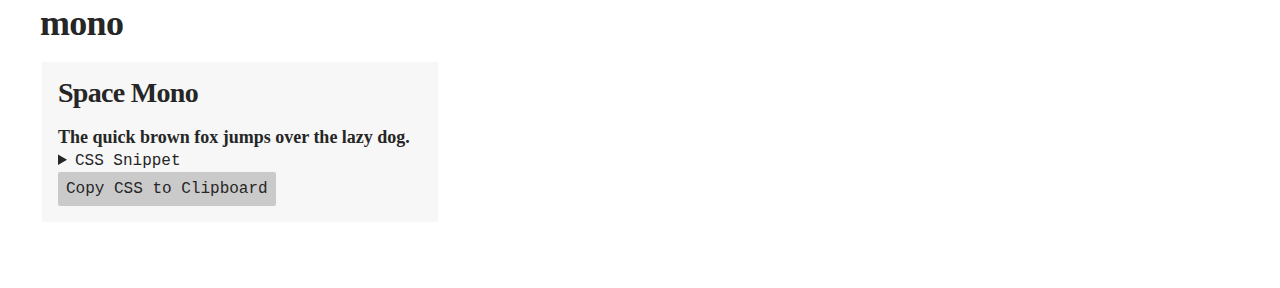
<file: docs/demo/fonts/index.html>
<!doctype html>
<html lang="en">

<head>
	<meta charset="utf-8" />
	<meta name="viewport" content="width=device-width, initial-scale=1.0" />
	<meta http-equiv="Content-Type" content="text/html; charset=utf-8" />
	
		<link href="../../_app/immutable/assets/0.B_7bCtgJ.css" rel="stylesheet">
		<link href="../../_app/immutable/assets/4.MWHyxg-Z.css" rel="stylesheet">
		<link rel="modulepreload" href="../../_app/immutable/entry/start.BmiWloQ0.js">
		<link rel="modulepreload" href="../../_app/immutable/chunks/entry.BTAeKHnZ.js">
		<link rel="modulepreload" href="../../_app/immutable/chunks/scheduler.DuQ3h69t.js">
		<link rel="modulepreload" href="../../_app/immutable/chunks/index.C_vJigj_.js">
		<link rel="modulepreload" href="../../_app/immutable/chunks/paths.Caj6_ats.js">
		<link rel="modulepreload" href="../../_app/immutable/entry/app.DcpiGwpU.js">
		<link rel="modulepreload" href="../../_app/immutable/chunks/index.OaueVq5H.js">
		<link rel="modulepreload" href="../../_app/immutable/nodes/0.d4nDhqHG.js">
		<link rel="modulepreload" href="../../_app/immutable/nodes/4.VJfSokXe.js">
		<link rel="modulepreload" href="../../_app/immutable/chunks/each.D6YF6ztN.js"><!-- HEAD_svelte-1uevrx3_START --><link rel="external stylesheet" href="../../assets/demo/fonts/atkinson.css"><!-- HEAD_svelte-1uevrx3_END --><!-- HEAD_svelte-1uevrx3_START --><link rel="external stylesheet" href="../../assets/demo/fonts/atlas.css"><!-- HEAD_svelte-1uevrx3_END --><!-- HEAD_svelte-1uevrx3_START --><link rel="external stylesheet" href="../../assets/demo/fonts/baloo-bhai.css"><!-- HEAD_svelte-1uevrx3_END --><!-- HEAD_svelte-1uevrx3_START --><link rel="external stylesheet" href="../../assets/demo/fonts/inter.css"><!-- HEAD_svelte-1uevrx3_END --><!-- HEAD_svelte-1uevrx3_START --><link rel="external stylesheet" href="../../assets/demo/fonts/metropolis.css"><!-- HEAD_svelte-1uevrx3_END --><!-- HEAD_svelte-1uevrx3_START --><link rel="external stylesheet" href="../../assets/demo/fonts/national.css"><!-- HEAD_svelte-1uevrx3_END --><!-- HEAD_svelte-1uevrx3_START --><link rel="external stylesheet" href="../../assets/demo/fonts/rubik.css"><!-- HEAD_svelte-1uevrx3_END --><!-- HEAD_svelte-1uevrx3_START --><link rel="external stylesheet" href="../../assets/demo/fonts/canela.css"><!-- HEAD_svelte-1uevrx3_END --><!-- HEAD_svelte-1uevrx3_START --><link rel="external stylesheet" href="../../assets/demo/fonts/computer-modern.css"><!-- HEAD_svelte-1uevrx3_END --><!-- HEAD_svelte-1uevrx3_START --><link rel="external stylesheet" href="../../assets/demo/fonts/lyon.css"><!-- HEAD_svelte-1uevrx3_END --><!-- HEAD_svelte-1uevrx3_START --><link rel="external stylesheet" href="../../assets/demo/fonts/publico.css"><!-- HEAD_svelte-1uevrx3_END --><!-- HEAD_svelte-1uevrx3_START --><link rel="external stylesheet" href="../../assets/demo/fonts/recoleta.css"><!-- HEAD_svelte-1uevrx3_END --><!-- HEAD_svelte-1uevrx3_START --><link rel="external stylesheet" href="../../assets/demo/fonts/tiempos.css"><!-- HEAD_svelte-1uevrx3_END --><!-- HEAD_svelte-1uevrx3_START --><link rel="external stylesheet" href="../../assets/demo/fonts/cozette.css"><!-- HEAD_svelte-1uevrx3_END --><!-- HEAD_svelte-1uevrx3_START --><link rel="external stylesheet" href="../../assets/demo/fonts/jamboree.css"><!-- HEAD_svelte-1uevrx3_END --><!-- HEAD_svelte-1uevrx3_START --><link rel="external stylesheet" href="../../assets/demo/fonts/jersey.css"><!-- HEAD_svelte-1uevrx3_END --><!-- HEAD_svelte-1uevrx3_START --><link rel="external stylesheet" href="../../assets/demo/fonts/spacemono.css"><!-- HEAD_svelte-1uevrx3_END -->
</head>

<body>
	<a href="#content" class="skip-to-main">Skip to main content</a>
	<div>  <main id="content"><div id="info" class="svelte-1lzc8ku"><h1 data-svelte-h="svelte-1m2hcwq">Hosted Fonts on The Pudding</h1> <p data-svelte-h="svelte-895ja5"><em>Do not use fonts hosted by The Pudding without written permission.</em></p> <form><label for="size" class="svelte-1lzc8ku">font-size: 18px</label> <input id="size" type="range" min="12" max="48" value="18"> <label for="text" class="svelte-1lzc8ku" data-svelte-h="svelte-16zo6eo">text sample</label> <input id="text" type="text" maxlength="100" value="The quick brown fox jumps over the lazy dog."></form></div> <article class="svelte-1lzc8ku"><h2>sans-serif</h2> <section class="svelte-1lzc8ku"> <div style="font-family: 'Atkinson';" class="svelte-19ry7n"><h3 class="svelte-19ry7n">Atkinson</h3> <p style="font-size: 18px;">The quick brown fox jumps over the lazy dog.</p> <details class="svelte-19ry7n"><summary class="svelte-19ry7n" data-svelte-h="svelte-1p4cxwi">CSS Snippet</summary> <code class="svelte-19ry7n"></code></details> <p><button class="svelte-19ry7n" data-svelte-h="svelte-v2s51m">Copy CSS to Clipboard</button><span class="svelte-19ry7n"></span></p> </div> <div style="font-family: 'Atlas Grotesk';" class="svelte-19ry7n"><h3 class="svelte-19ry7n">Atlas Grotesk</h3> <p style="font-size: 18px;">The quick brown fox jumps over the lazy dog.</p> <details class="svelte-19ry7n"><summary class="svelte-19ry7n" data-svelte-h="svelte-1p4cxwi">CSS Snippet</summary> <code class="svelte-19ry7n"></code></details> <p><button class="svelte-19ry7n" data-svelte-h="svelte-v2s51m">Copy CSS to Clipboard</button><span class="svelte-19ry7n"></span></p> </div> <div style="font-family: 'Baloo Bhai';" class="svelte-19ry7n"><h3 class="svelte-19ry7n">Baloo Bhai</h3> <p style="font-size: 18px;">The quick brown fox jumps over the lazy dog.</p> <details class="svelte-19ry7n"><summary class="svelte-19ry7n" data-svelte-h="svelte-1p4cxwi">CSS Snippet</summary> <code class="svelte-19ry7n"></code></details> <p><button class="svelte-19ry7n" data-svelte-h="svelte-v2s51m">Copy CSS to Clipboard</button><span class="svelte-19ry7n"></span></p> </div> <div style="font-family: 'Inter';" class="svelte-19ry7n"><h3 class="svelte-19ry7n">Inter</h3> <p style="font-size: 18px;">The quick brown fox jumps over the lazy dog.</p> <details class="svelte-19ry7n"><summary class="svelte-19ry7n" data-svelte-h="svelte-1p4cxwi">CSS Snippet</summary> <code class="svelte-19ry7n"></code></details> <p><button class="svelte-19ry7n" data-svelte-h="svelte-v2s51m">Copy CSS to Clipboard</button><span class="svelte-19ry7n"></span></p> </div> <div style="font-family: 'Metropolis';" class="svelte-19ry7n"><h3 class="svelte-19ry7n">Metropolis</h3> <p style="font-size: 18px;">The quick brown fox jumps over the lazy dog.</p> <details class="svelte-19ry7n"><summary class="svelte-19ry7n" data-svelte-h="svelte-1p4cxwi">CSS Snippet</summary> <code class="svelte-19ry7n"></code></details> <p><button class="svelte-19ry7n" data-svelte-h="svelte-v2s51m">Copy CSS to Clipboard</button><span class="svelte-19ry7n"></span></p> </div> <div style="font-family: 'National 2 Web';" class="svelte-19ry7n"><h3 class="svelte-19ry7n">National 2 Web</h3> <p style="font-size: 18px;">The quick brown fox jumps over the lazy dog.</p> <details class="svelte-19ry7n"><summary class="svelte-19ry7n" data-svelte-h="svelte-1p4cxwi">CSS Snippet</summary> <code class="svelte-19ry7n"></code></details> <p><button class="svelte-19ry7n" data-svelte-h="svelte-v2s51m">Copy CSS to Clipboard</button><span class="svelte-19ry7n"></span></p> </div> <div style="font-family: 'Rubik';" class="svelte-19ry7n"><h3 class="svelte-19ry7n">Rubik</h3> <p style="font-size: 18px;">The quick brown fox jumps over the lazy dog.</p> <details class="svelte-19ry7n"><summary class="svelte-19ry7n" data-svelte-h="svelte-1p4cxwi">CSS Snippet</summary> <code class="svelte-19ry7n"></code></details> <p><button class="svelte-19ry7n" data-svelte-h="svelte-v2s51m">Copy CSS to Clipboard</button><span class="svelte-19ry7n"></span></p> </div> </section><h2>serif</h2> <section class="svelte-1lzc8ku"> <div style="font-family: 'Canela';" class="svelte-19ry7n"><h3 class="svelte-19ry7n">Canela</h3> <p style="font-size: 18px;">The quick brown fox jumps over the lazy dog.</p> <details class="svelte-19ry7n"><summary class="svelte-19ry7n" data-svelte-h="svelte-1p4cxwi">CSS Snippet</summary> <code class="svelte-19ry7n"></code></details> <p><button class="svelte-19ry7n" data-svelte-h="svelte-v2s51m">Copy CSS to Clipboard</button><span class="svelte-19ry7n"></span></p> </div> <div style="font-family: 'Computer Modern';" class="svelte-19ry7n"><h3 class="svelte-19ry7n">Computer Modern</h3> <p style="font-size: 18px;">The quick brown fox jumps over the lazy dog.</p> <details class="svelte-19ry7n"><summary class="svelte-19ry7n" data-svelte-h="svelte-1p4cxwi">CSS Snippet</summary> <code class="svelte-19ry7n"></code></details> <p><button class="svelte-19ry7n" data-svelte-h="svelte-v2s51m">Copy CSS to Clipboard</button><span class="svelte-19ry7n"></span></p> </div> <div style="font-family: 'Lyon Display';" class="svelte-19ry7n"><h3 class="svelte-19ry7n">Lyon Display</h3> <p style="font-size: 18px;">The quick brown fox jumps over the lazy dog.</p> <details class="svelte-19ry7n"><summary class="svelte-19ry7n" data-svelte-h="svelte-1p4cxwi">CSS Snippet</summary> <code class="svelte-19ry7n"></code></details> <p><button class="svelte-19ry7n" data-svelte-h="svelte-v2s51m">Copy CSS to Clipboard</button><span class="svelte-19ry7n"></span></p> </div> <div style="font-family: 'Publico Text';" class="svelte-19ry7n"><h3 class="svelte-19ry7n">Publico Text</h3> <p style="font-size: 18px;">The quick brown fox jumps over the lazy dog.</p> <details class="svelte-19ry7n"><summary class="svelte-19ry7n" data-svelte-h="svelte-1p4cxwi">CSS Snippet</summary> <code class="svelte-19ry7n"></code></details> <p><button class="svelte-19ry7n" data-svelte-h="svelte-v2s51m">Copy CSS to Clipboard</button><span class="svelte-19ry7n"></span></p> </div> <div style="font-family: 'Recoleta';" class="svelte-19ry7n"><h3 class="svelte-19ry7n">Recoleta</h3> <p style="font-size: 18px;">The quick brown fox jumps over the lazy dog.</p> <details class="svelte-19ry7n"><summary class="svelte-19ry7n" data-svelte-h="svelte-1p4cxwi">CSS Snippet</summary> <code class="svelte-19ry7n"></code></details> <p><button class="svelte-19ry7n" data-svelte-h="svelte-v2s51m">Copy CSS to Clipboard</button><span class="svelte-19ry7n"></span></p> </div> <div style="font-family: 'Tiempos Text';" class="svelte-19ry7n"><h3 class="svelte-19ry7n">Tiempos Text</h3> <p style="font-size: 18px;">The quick brown fox jumps over the lazy dog.</p> <details class="svelte-19ry7n"><summary class="svelte-19ry7n" data-svelte-h="svelte-1p4cxwi">CSS Snippet</summary> <code class="svelte-19ry7n"></code></details> <p><button class="svelte-19ry7n" data-svelte-h="svelte-v2s51m">Copy CSS to Clipboard</button><span class="svelte-19ry7n"></span></p> </div> </section><h2>other</h2> <section class="svelte-1lzc8ku"> <div style="font-family: 'Cozette';" class="svelte-19ry7n"><h3 class="svelte-19ry7n">Cozette</h3> <p style="font-size: 18px;">The quick brown fox jumps over the lazy dog.</p> <details class="svelte-19ry7n"><summary class="svelte-19ry7n" data-svelte-h="svelte-1p4cxwi">CSS Snippet</summary> <code class="svelte-19ry7n"></code></details> <p><button class="svelte-19ry7n" data-svelte-h="svelte-v2s51m">Copy CSS to Clipboard</button><span class="svelte-19ry7n"></span></p> </div> <div style="font-family: 'Jamboree';" class="svelte-19ry7n"><h3 class="svelte-19ry7n">Jamboree</h3> <p style="font-size: 18px;">The quick brown fox jumps over the lazy dog.</p> <details class="svelte-19ry7n"><summary class="svelte-19ry7n" data-svelte-h="svelte-1p4cxwi">CSS Snippet</summary> <code class="svelte-19ry7n"></code></details> <p><button class="svelte-19ry7n" data-svelte-h="svelte-v2s51m">Copy CSS to Clipboard</button><span class="svelte-19ry7n"></span></p> </div> <div style="font-family: 'Jersey M54';" class="svelte-19ry7n"><h3 class="svelte-19ry7n">Jersey M54</h3> <p style="font-size: 18px;">The quick brown fox jumps over the lazy dog.</p> <details class="svelte-19ry7n"><summary class="svelte-19ry7n" data-svelte-h="svelte-1p4cxwi">CSS Snippet</summary> <code class="svelte-19ry7n"></code></details> <p><button class="svelte-19ry7n" data-svelte-h="svelte-v2s51m">Copy CSS to Clipboard</button><span class="svelte-19ry7n"></span></p> </div> </section><h2>mono</h2> <section class="svelte-1lzc8ku"> <div style="font-family: 'Space Mono';" class="svelte-19ry7n"><h3 class="svelte-19ry7n">Space Mono</h3> <p style="font-size: 18px;">The quick brown fox jumps over the lazy dog.</p> <details class="svelte-19ry7n"><summary class="svelte-19ry7n" data-svelte-h="svelte-1p4cxwi">CSS Snippet</summary> <code class="svelte-19ry7n"></code></details> <p><button class="svelte-19ry7n" data-svelte-h="svelte-v2s51m">Copy CSS to Clipboard</button><span class="svelte-19ry7n"></span></p> </div> </section> </article></main> 
			
			<script>
				{
					__sveltekit_5cfk9p = {
						base: new URL("../..", location).pathname.slice(0, -1)
					};

					const element = document.currentScript.parentElement;

					const data = [null,null];

					Promise.all([
						import("../../_app/immutable/entry/start.BmiWloQ0.js"),
						import("../../_app/immutable/entry/app.DcpiGwpU.js")
					]).then(([kit, app]) => {
						kit.start(app, element, {
							node_ids: [0, 4],
							data,
							form: null,
							error: null
						});
					});
				}
			</script>
		</div>
</body>

</html>
</file>
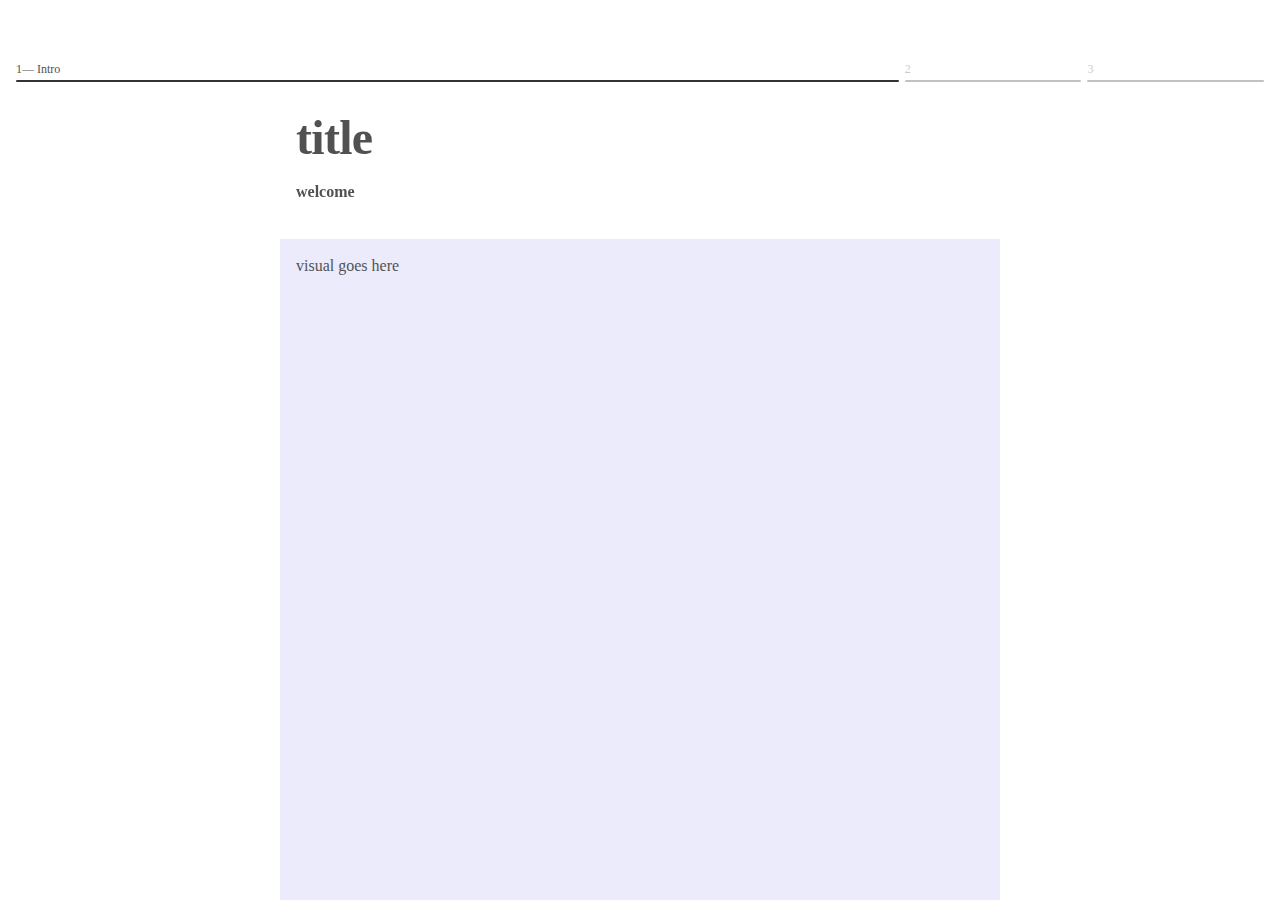
<file: docs/demo/ig-story/index.html>
<!doctype html>
<html lang="en">

<head>
	<meta charset="utf-8" />
	<meta name="viewport" content="width=device-width, initial-scale=1.0" />
	<meta http-equiv="Content-Type" content="text/html; charset=utf-8" />
	
		<link href="../../_app/immutable/assets/0.B_7bCtgJ.css" rel="stylesheet">
		<link href="../../_app/immutable/assets/5.BMf-RGIR.css" rel="stylesheet">
		<link rel="modulepreload" href="../../_app/immutable/entry/start.BmiWloQ0.js">
		<link rel="modulepreload" href="../../_app/immutable/chunks/entry.BTAeKHnZ.js">
		<link rel="modulepreload" href="../../_app/immutable/chunks/scheduler.DuQ3h69t.js">
		<link rel="modulepreload" href="../../_app/immutable/chunks/index.C_vJigj_.js">
		<link rel="modulepreload" href="../../_app/immutable/chunks/paths.Caj6_ats.js">
		<link rel="modulepreload" href="../../_app/immutable/entry/app.DcpiGwpU.js">
		<link rel="modulepreload" href="../../_app/immutable/chunks/index.OaueVq5H.js">
		<link rel="modulepreload" href="../../_app/immutable/nodes/0.d4nDhqHG.js">
		<link rel="modulepreload" href="../../_app/immutable/nodes/5.BGJ2tHqH.js">
		<link rel="modulepreload" href="../../_app/immutable/chunks/each.D6YF6ztN.js">
</head>

<body>
	<a href="#content" class="skip-to-main">Skip to main content</a>
	<div>  <main id="content"><div class="chapters svelte-s3rw5i"> <div class="chapter svelte-s3rw5i active"><span class="text svelte-s3rw5i">1<span class="title svelte-s3rw5i">— Intro</span></span>  <div class="block svelte-s3rw5i active"></div> </div> <div class="chapter svelte-s3rw5i"><span class="text svelte-s3rw5i">2<span class="title svelte-s3rw5i">— Middle</span></span> <div class="block svelte-s3rw5i"></div> </div> <div class="chapter svelte-s3rw5i"><span class="text svelte-s3rw5i">3<span class="title svelte-s3rw5i">— Outro</span></span> <div class="block svelte-s3rw5i"></div> </div> </div> <article class="svelte-1myyodm">  <section aria-label="carousel" class="slider horizontal svelte-1ceqw5z"><div class="slides svelte-1ceqw5z" style="width: NaNpx; height: 100%; transform: translate3d(NaNpx, 0, 0); transition-duration: 0; transition-timing-function: ease;"><div id="slide-0" class="slide svelte-1h814z3 visible" role="group" aria-label="slide 1 of undefined" aria-current="true" style="width: undefinedpx; height: 100%;"><h1 class="slide-content svelte-1myyodm"><!-- HTML_TAG_START -->title<!-- HTML_TAG_END --> </h1><p class="slide-content svelte-1myyodm"><!-- HTML_TAG_START -->welcome<!-- HTML_TAG_END --> </p>  </div><div id="slide-1" class="slide svelte-1h814z3" role="group" aria-label="slide 2 of undefined" aria-current="false" style="width: undefinedpx; height: 100%;"><p class="slide-content svelte-1myyodm"><!-- HTML_TAG_START -->the quick brown<!-- HTML_TAG_END --> </p><p class="slide-content svelte-1myyodm"><!-- HTML_TAG_START -->the quick brown<!-- HTML_TAG_END --> </p><p class="slide-content svelte-1myyodm"><!-- HTML_TAG_START -->the quick brown<!-- HTML_TAG_END --> </p>  </div><div id="slide-2" class="slide svelte-1h814z3" role="group" aria-label="slide 3 of undefined" aria-current="false" style="width: undefinedpx; height: 100%;"><p class="slide-content svelte-1myyodm"><!-- HTML_TAG_START -->fox jumps over<!-- HTML_TAG_END --> </p><p class="slide-content svelte-1myyodm"><!-- HTML_TAG_START -->fox jumps over<!-- HTML_TAG_END --> </p>  </div><div id="slide-3" class="slide svelte-1h814z3" role="group" aria-label="slide 4 of undefined" aria-current="false" style="width: undefinedpx; height: 100%;"><p class="slide-content svelte-1myyodm"><!-- HTML_TAG_START -->the lazy dog<!-- HTML_TAG_END --> </p>  </div><div id="slide-4" class="slide svelte-1h814z3" role="group" aria-label="slide 5 of undefined" aria-current="false" style="width: undefinedpx; height: 100%;"><h2 class="slide-content svelte-1myyodm"><!-- HTML_TAG_START -->the end.<!-- HTML_TAG_END --> </h2>  </div></div> </section></article> <figure style="--offset: undefinedpx; --buffer: 2rem" class="svelte-4vfsg0">visual goes here
</figure>  <section style="height: undefinedpx;" class="svelte-jjzds"><button style="width: 100%; height: 100%;" aria-label="right" class="right center svelte-jjzds full" > </button> </section></main> 
			
			<script>
				{
					__sveltekit_5cfk9p = {
						base: new URL("../..", location).pathname.slice(0, -1)
					};

					const element = document.currentScript.parentElement;

					const data = [null,null];

					Promise.all([
						import("../../_app/immutable/entry/start.BmiWloQ0.js"),
						import("../../_app/immutable/entry/app.DcpiGwpU.js")
					]).then(([kit, app]) => {
						kit.start(app, element, {
							node_ids: [0, 5],
							data,
							form: null,
							error: null
						});
					});
				}
			</script>
		</div>
</body>

</html>
</file>
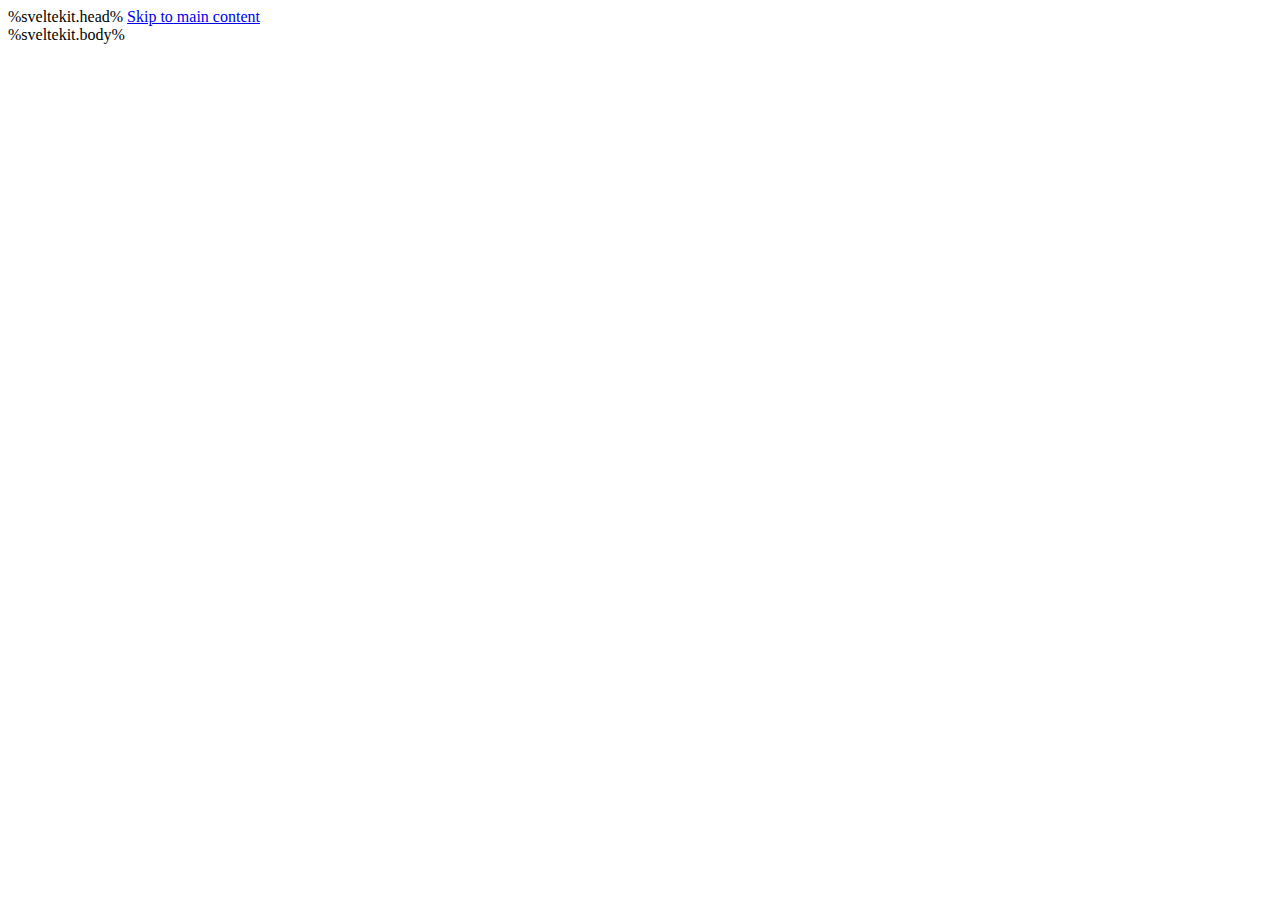
<file: src/app.html>
<!doctype html>
<html lang="en">

<head>
	<meta charset="utf-8" />
	<meta name="viewport" content="width=device-width, initial-scale=1.0" />
	<meta http-equiv="Content-Type" content="text/html; charset=utf-8" />
	%sveltekit.head%
</head>

<body>
	<a href="#content" class="skip-to-main">Skip to main content</a>
	<div>%sveltekit.body%</div>
</body>

</html>
</file>
<file: docs/_app/immutable/assets/0.B_7bCtgJ.css>
:root{--category-blue: #4477AA;--category-red: #EE6677;--category-green: #228833;--category-yellow: #CCBB44;--category-cyan: #66CCEE;--category-purple: #AA3377;--category-gray: #BBBBBB;--color-black: #000000;--color-white: #ffffff;--color-gray-50: #f7f7f7;--color-gray-100: #efefef;--color-gray-200: #dfdfdf;--color-gray-300: #cacaca;--color-gray-400: #a8a8a8;--color-gray-500: #878787;--color-gray-600: #6d6d6d;--color-gray-700: #4e4e4e;--color-gray-800: #373737;--color-gray-900: #262626;--color-gray-1000: #191919;--color-purple: #a239ca;--color-blue: #4717f6;--color-green: #34a29e;--color-red: #ff533d;--color-yellow: #e5e338;--12px: .75rem;--14px: .875rem;--16px: 1rem;--18px: 1.125rem;--20px: 1.25rem;--22px: 1.375rem;--24px: 1.5rem;--28px: 1.75rem;--32px: 2rem;--36px: 2.25rem;--40px: 2.5rem;--44px: 2.75rem;--48px: 3rem;--56px: 3.5rem;--64px: 4rem;--80px: 5rem;--96px: 6rem;--112px: 7rem;--128px: 8rem}/*! normalize.css v8.0.1 | MIT License | github.com/necolas/normalize.css */html{line-height:1.15;-webkit-text-size-adjust:100%}body{margin:0}main{display:block}h1{font-size:2em;margin:.67em 0}hr{box-sizing:content-box;height:0;overflow:visible}pre{font-family:monospace,monospace;font-size:1em}a{background-color:transparent}abbr[title]{border-bottom:none;text-decoration:underline;text-decoration:underline dotted}b,strong{font-weight:bolder}code,kbd,samp{font-family:monospace,monospace;font-size:1em}small{font-size:80%}sub,sup{font-size:75%;line-height:0;position:relative;vertical-align:baseline}sub{bottom:-.25em}sup{top:-.5em}img{border-style:none}button,input,optgroup,select,textarea{font-family:inherit;font-size:100%;line-height:1.15;margin:0}button,input{overflow:visible}button,select{text-transform:none}button,[type=button],[type=reset],[type=submit]{-webkit-appearance:button}button::-moz-focus-inner,[type=button]::-moz-focus-inner,[type=reset]::-moz-focus-inner,[type=submit]::-moz-focus-inner{border-style:none;padding:0}button:-moz-focusring,[type=button]:-moz-focusring,[type=reset]:-moz-focusring,[type=submit]:-moz-focusring{outline:1px dotted ButtonText}fieldset{padding:.35em .75em .625em}legend{box-sizing:border-box;color:inherit;display:table;max-width:100%;padding:0;white-space:normal}progress{vertical-align:baseline}textarea{overflow:auto}[type=checkbox],[type=radio]{box-sizing:border-box;padding:0}[type=number]::-webkit-inner-spin-button,[type=number]::-webkit-outer-spin-button{height:auto}[type=search]{-webkit-appearance:textfield;outline-offset:-2px}[type=search]::-webkit-search-decoration{-webkit-appearance:none}::-webkit-file-upload-button{-webkit-appearance:button;font:inherit}details{display:block}summary{display:list-item}template{display:none}[hidden]{display:none}/*! https://github.com/a11yproject/a11yproject.com/blob/main/src/css/base/_resets.scss */*,*:before,*:after{box-sizing:border-box;margin:0;padding:0;vertical-align:baseline}a img{border:none}b,strong{font-weight:700}button,input[type=button]{border:0}em,cite,i{font-style:italic}img,figure,picture{border:0;display:block;height:auto;max-width:100%}h1,h2,h3,h4,h5,h6{text-rendering:optimizeLegibility;-webkit-font-smoothing:antialiased;letter-spacing:-.7px;font-weight:700;line-height:1.1}sub{text-transform:lowercase;font-size:inherit;font-variant-position:sub}sup{text-transform:lowercase;font-variant-position:super}textarea{overflow:auto;resize:vertical}@font-face{font-family:"National 2 Web";src:url(https://pudding.cool/assets/fonts/national/National2Web-Regular.woff2) format("woff2");font-weight:400;font-style:normal;font-stretch:normal;font-display:swap}@font-face{font-family:"National 2 Web";src:url(https://pudding.cool/assets/fonts/national/National2Web-Bold.woff2) format("woff2");font-weight:700;font-style:normal;font-stretch:normal;font-display:swap}@font-face{font-family:Tiempos Text Web;src:url(https://pudding.cool/assets/fonts/tiempos/TiemposTextWeb-Regular.woff2) format("woff2");font-weight:400;font-style:normal;font-stretch:normal;font-display:swap}@font-face{font-family:Tiempos Text Web;src:url(https://pudding.cool/assets/fonts/tiempos/TiemposTextWeb-Bold.woff2) format("woff2");font-weight:700;font-style:normal;font-stretch:normal;font-display:swap}body{background-color:var(--color-bg, white);color:var(--color-fg, black);line-height:1.4;font-family:var(--font-body, serif);font-feature-settings:"kern" 1,"onum" 0,"liga" 0,"tnum" 1;text-rendering:optimizeLegibility;word-wrap:break-word;-webkit-tap-highlight-color:transparent}h1,h2,h3,h4,h5,h6,p{margin:16px 0}mark{background-color:var(--color-mark, yellow);padding:0 4px}a{color:var(--color-link, blue);text-decoration:none;border-bottom:1px solid currentColor}img,video{display:block;max-width:100%;height:auto}input,textarea{-webkit-appearance:none;-moz-appearance:none;appearance:none;background-color:var(--color-input-bg, whitesmoke);color:var(--color-input-fg, black);border-radius:var(--border-radius, 0);border:none;font-family:var(--font-form, sans-serif);font-size:inherit;outline:1px solid var(--color-border, ray);padding:8px}button,select,a[role=button],input[type=submit],input[type=reset],input[type=button]{-webkit-appearance:none;-moz-appearance:none;appearance:none;background-color:var(--color-button-bg, lightgray);color:var(--color-button-fg, black);border-radius:var(--border-radius, 0);border:none;font-family:var(--font-form, sans-serif);font-size:inherit;outline:none;padding:8px;text-decoration:none}button,a[role=button],input[type=button],input[type=checkbox],input[type=radio],input[type=range],input[type=submit],input[type=reset],select{cursor:pointer}input[type=button],input[type=range],input[type=submit],input[type=reset],select{display:inline-block}button:disabled,a[role=button]:disabled,input[type=button]:disabled,input[type=submit]:disabled,input[type=reset]:disabled{opacity:.5;cursor:not-allowed}input[type=range]{-webkit-appearance:auto;-moz-appearance:auto;appearance:auto;padding:0;outline:none}button:focus,a:focus,a[role=button]:focus,input:focus,select:focus,textarea:focus{outline:2px solid var(--color-focus);outline-offset:2px}button:focus:not(:focus-visible),a:focus:not(:focus-visible),a[role=button]:focus:not(:focus-visible),input:focus:not(:focus-visible),select:focus:not(:focus-visible),textarea:focus:not(:focus-visible){outline:2px solid transparent}button:disabled,a[role=button]:disabled,input:disabled,select:disabled,textarea:disabled{cursor:not-allowed;opacity:.5}table{border-collapse:collapse;width:100%;table-layout:fixed}table caption,td,th{text-align:left}td,th{padding:8px 0;vertical-align:top;word-wrap:break-word}thead{border-bottom:1px solid var(--color-border, lightgray)}tfoot{border-top:1px solid var(--color-border, lightgray)}::-moz-placeholder{color:var(--color-placeholder, gray)}:-ms-input-placeholder{color:var(--color-placeholder, gray)}::-ms-input-placeholder{color:var(--color-placeholder, gray)}::placeholder{color:var(--color-placeholder, gray)}::-moz-selection{background-color:var(--color-selection, lightgray)}::selection{background-color:var(--color-selection, lightgray)}select{padding-right:24px;background-image:url(data:image/svg+xml;charset=US-ASCII,%3Csvg%20xmlns%3D%22http%3A%2F%2Fwww.w3.org%2F2000%2Fsvg%22%20viewBox%3D%220%200%20256%20448%22%20enable-background%3D%22new%200%200%20256%20448%22%3E%3Cstyle%20type%3D%22text%2Fcss%22%3E.arrow%7Bfill%3A%23424242%3B%7D%3C%2Fstyle%3E%3Cpath%20class%3D%22arrow%22%20d%3D%22M255.9%20168c0-4.2-1.6-7.9-4.8-11.2-3.2-3.2-6.9-4.8-11.2-4.8H16c-4.2%200-7.9%201.6-11.2%204.8S0%20163.8%200%20168c0%204.4%201.6%208.2%204.8%2011.4l112%20112c3.1%203.1%206.8%204.6%2011.2%204.6%204.4%200%208.2-1.5%2011.4-4.6l112-112c3-3.2%204.5-7%204.5-11.4z%22%2F%3E%3C%2Fsvg%3E%0A);background-position:right 8px center;background-repeat:no-repeat;background-size:auto 50%}ol,ul{padding-left:16px}.skip-to-main{border:none;width:1px;height:1px;overflow:hidden;position:absolute}.skip-to-main:focus{background-color:var(--color-gray-900, black);color:var(--color-white, white);width:auto;height:auto;padding:8px;z-index:var(--z-overlay, 1000)}.sr-only{clip:rect(0 0 0 0);clip-path:inset(100%);height:1px;overflow:hidden;position:absolute;white-space:nowrap;width:1px}.text-outline{--stroke-width: 1px;--stroke-width-n: calc(var(--stroke-width) * -1);text-shadow:var(--stroke-width-n) var(--stroke-width-n) 0 var(--color-text-outline, #fff),0 var(--stroke-width-n) 0 var(--color-text-outline, #fff),var(--stroke-width) var(--stroke-width-n) 0 var(--color-text-outline, #fff),var(--stroke-width) 0 0 var(--color-text-outline, #fff),var(--stroke-width) var(--stroke-width) 0 var(--color-text-outline, #fff),0 var(--stroke-width) 0 var(--color-text-outline, #fff),var(--stroke-width-n) var(--stroke-width) 0 var(--color-text-outline, #fff),var(--stroke-width-n) 0 0 var(--color-text-outline, #fff)}@media (hover: hover) and (pointer: fine){button:hover,a[role=button]:hover,input[type=button]:hover,input[type=submit]:hover,input[type=reset]:hover{background:var(--color-button-hover, lightgray)}button:disabled:hover,a[role=button]:disabled:hover,input[type=button]:disabled:hover,input[type=submit]:disabled:hover,input[type=reset]:disabled:hover{opacity:.5;cursor:not-allowed;background:var(--color-button-bg, lightgray)}}:root{--sans: "National 2 Web", -apple-system, BlinkMacSystemFont, Helvetica, Arial, sans-serif;--serif: "Nanum Myeongjo", serif;--mono: Menlo, Consolas, Monaco, monospace;--z-bottom: -100;--z-middle: 0;--z-top: 100;--z-overlay: 1000;--border-radius: 2px;--font-body: var(--serif);--font-form: var(--sans);--color-bg: #FFF;--color-fg: var(--color-gray-900);--color-primary: var(--color-black);--color-link: var(--color-black);--color-focus: var(--color-red);--color-mark: var(--color-yellow);--color-selection: var(--color-gray-300);--color-border: var(--color-gray-300);--color-button-bg: var(--color-gray-300);--color-button-fg: var(--color-gray-900);--color-button-hover: var(--color-gray-400);--color-input-bg: var(--color-gray-50);--color-input-fg: var(--color-gray-900);--color-placeholder: var(--color-gray-500);--1s: 1ms}p{font-weight:700;font-size:16px;margin:0 10px 0 0;text-align:left}.subhead{font-size:12px;text-transform:uppercase;letter-spacing:1px;opacity:.9;margin:0;font-weight:800;border-bottom:1px dotted #aaa;padding-bottom:5px}a{text-decoration:underline;text-decoration-color:#0000004d;border-bottom:none}@media screen and (prefers-reduced-motion: no-preference){:root{--1s: 1s}}h1{font-size:var(--48px, 48px)}h2{font-size:var(--36px, 36px)}h3{font-size:var(--28px, 28px)}h4{font-size:var(--24px, 24px)}h5{font-size:var(--22px, 22px)}h6{font-size:var(--20px, 20px)}
</file>
<file: docs/_app/immutable/assets/2.DI2wsxiL.css>
.with-entity.svelte-1j77kdg{font-size:12px;font-weight:800;text-transform:uppercase}.projects.svelte-1j77kdg{display:grid;grid-template-columns:repeat(auto-fill,minmax(400px,1fr));gap:10px;margin-bottom:50px}.projects-misc.svelte-1j77kdg{grid-template-columns:1fr}.tag.svelte-1j77kdg{font-size:11px;background-color:#eee;padding:2px 10px;border-radius:5px;text-transform:uppercase;font-weight:800;margin-right:10px}@media only screen and (max-width: 410px){.projects.svelte-1j77kdg{grid-template-columns:1fr}}.awards.svelte-14eralm{display:grid;grid-template-columns:repeat(auto-fill,minmax(400px,1fr));gap:10px;margin-bottom:50px}p.svelte-14eralm{font-weight:800}a.svelte-14eralm{opacity:.6}@media only screen and (max-width: 410px){.awards.svelte-14eralm{grid-template-columns:1fr}}.clients.svelte-19cw9c4.svelte-19cw9c4,.pudding-awards.svelte-19cw9c4.svelte-19cw9c4{margin-top:10px}.clients.svelte-19cw9c4.svelte-19cw9c4{display:grid;grid-template-columns:1fr 1fr;grid-auto-flow:row;-webkit-column-gap:10px;-moz-column-gap:10px;column-gap:10px}.clients.svelte-19cw9c4 p.svelte-19cw9c4,.pudding-awards.svelte-19cw9c4 p.svelte-19cw9c4{font-size:14px;font-weight:900;margin:0 0 5px;opacity:.7}.org.svelte-19cw9c4 p span.svelte-19cw9c4{opacity:.8;font-size:14px;font-style:italic}.org.svelte-19cw9c4 .subhead.svelte-19cw9c4{margin-top:30px}.orgs.svelte-19cw9c4.svelte-19cw9c4{margin-bottom:50px;display:grid;margin-top:50px;-webkit-column-gap:20px;-moz-column-gap:20px;column-gap:20px;grid-template-columns:repeat(auto-fill,minmax(300px,1fr))}a.svelte-19cw9c4.svelte-19cw9c4{border:none;text-decoration:underline;text-decoration-color:#000;text-decoration-thickness:from-font}.transition.svelte-19cw9c4.svelte-19cw9c4{opacity:.7}.wrapper.svelte-19cw9c4.svelte-19cw9c4{width:calc(100% - 50px);margin:100px auto 0;max-width:1200px}h1.svelte-19cw9c4.svelte-19cw9c4{font-size:48px;letter-spacing:-1px;line-height:1.1;font-weight:700}h3.svelte-19cw9c4.svelte-19cw9c4{font-weight:700}
</file>
<file: docs/_app/immutable/assets/3.CsgfhULn.css>
.wrapper.svelte-p95kjz.svelte-p95kjz{padding:1rem;max-width:60rem;margin:0 auto}article.svelte-p95kjz>h2.svelte-p95kjz{background:var(--color-fg);color:var(--color-bg);padding:0 16px}
</file>
<file: docs/_app/immutable/assets/4.MWHyxg-Z.css>
h3.svelte-19ry7n{margin-top:0}div.svelte-19ry7n{width:calc(25em - 4px);padding:16px;background:var(--color-input-bg);color:var(--color-input-fg);margin:2px;display:-webkit-box;display:flex;-webkit-box-orient:vertical;-webkit-box-direction:normal;flex-direction:column;-webkit-box-pack:justify;justify-content:space-between}details.svelte-19ry7n{font-family:var(--mono)}summary.svelte-19ry7n{cursor:pointer}code.svelte-19ry7n{display:block;background:var(--color-input-fg);color:var(--color-input-bg);padding:16px;white-space:pre-wrap}button.svelte-19ry7n{font-family:var(--mono)}span.svelte-19ry7n{margin-left:16px}#info.svelte-1lzc8ku{text-align:center}article.svelte-1lzc8ku{margin:32px auto;max-width:75em}section.svelte-1lzc8ku{display:-webkit-box;display:flex;flex-wrap:wrap;margin-bottom:64px}label.svelte-1lzc8ku{display:block;margin-bottom:8px}
</file>
<file: docs/assets/demo/fonts/atkinson.css>
@font-face {
	font-family: "Atkinson";
	src: url("https://pudding.cool/assets/fonts/atkinson/atkinson-hyperlegible-v1-latin-400.woff2") format("woff2");
	font-weight: 400;
	font-style: normal;
	font-stretch: normal;
	font-display: swap;
}

@font-face {
	font-family: "Atkinson";
	src: url("https://pudding.cool/assets/fonts/atkinson/atkinson-hyperlegible-v1-latin-700.woff2") format("woff2");
	font-weight: 700;
	font-style: normal;
	font-stretch: normal;
	font-display: swap;
}
</file>
<file: docs/assets/demo/fonts/atlas.css>
@font-face {
	font-family: "Atlas Grotesk";
	src: url("https://pudding.cool/assets/fonts/atlas/AtlasGrotesk-Regular-Web.woff2") format("woff2");
	font-weight: 400;
	font-style: normal;
	font-stretch: normal;
	font-display: swap;
}

@font-face {
	font-family: "Atlas Grotesk";
	src: url("https://pudding.cool/assets/fonts/atlas/AtlasGrotesk-Bold-Web.woff2") format("woff2");
	font-weight: 600;
	font-style: normal;
	font-stretch: normal;
	font-display: swap;
}

@font-face {
	font-family: "Atlas Grotesk";
	src: url("https://pudding.cool/assets/fonts/atlas/AtlasGrotesk-Light-Web.woff2") format("woff2");
	font-weight: 300;
	font-style: normal;
	font-stretch: normal;
	font-display: swap;
}

@font-face {
	font-family: "Atlas Grotesk";
	src: url("https://pudding.cool/assets/fonts/atlas/AtlasGrotesk-Medium-Web.woff2") format("woff2");
	font-weight: 500;
	font-style: normal;
	font-stretch: normal;
	font-display: swap;
}


@font-face {
	font-family: "Atlas Grotesk";
	src: url("https://pudding.cool/assets/fonts/atlas/AtlasGrotesk-Thin-Web.woff2") format("woff2");
	font-weight: 100;
	font-style: normal;
	font-stretch: normal;
	font-display: swap;
}
</file>
<file: docs/assets/demo/fonts/baloo-bhai.css>
@font-face {
	font-family: "Baloo Bhai";
	src: url("https://pudding.cool/assets/fonts/baloo-bhai/baloo-bhai-2-v16-latin-regular.woff2") format("woff2");
	font-weight: 400;
	font-style: normal;
	font-stretch: normal;
	font-display: swap;
}
</file>
<file: docs/assets/demo/fonts/inter.css>
@font-face {
	font-family: "Inter";
	src: url("https://pudding.cool/assets/fonts/inter/Inter-Regular.woff2") format("woff2");
	font-weight: 400;
	font-style: normal;
	font-stretch: normal;
	font-display: swap;
}
@font-face {
	font-family: "Inter";
	src: url("https://pudding.cool/assets/fonts/inter/Inter-Bold.woff2") format("woff2");
	font-weight: 700;
	font-style: normal;
	font-stretch: normal;
	font-display: swap;
}


@font-face {
	font-family: "Inter";
	src: url("https://pudding.cool/assets/fonts/inter/Inter-Light.woff2") format("woff2");
	font-weight: 300;
	font-style: normal;
	font-stretch: normal;
	font-display: swap;
}

@font-face {
	font-family: "Inter";
	src: url("https://pudding.cool/assets/fonts/inter/Inter-Black.woff2") format("woff2");
	font-weight: 900;
	font-style: normal;
	font-stretch: normal;
	font-display: swap;
}
</file>
<file: docs/assets/demo/fonts/metropolis.css>
@font-face {
	font-family: "Metropolis";
	src: url("https://pudding.cool/assets/fonts/metropolis/Metropolis-Regular.woff2") format("woff2");
	font-weight: 400;
	font-style: normal;
	font-stretch: normal;
	font-display: swap;
}

@font-face {
	font-family: "Metropolis";
	src: url("https://pudding.cool/assets/fonts/metropolis/Metropolis-Bold.woff2") format("woff2");
	font-weight: 700;
	font-style: normal;
	font-stretch: normal;
	font-display: swap;
}

@font-face {
	font-family: "Metropolis";
	src: url("https://pudding.cool/assets/fonts/metropolis/Metropolis-Light.woff2") format("woff2");
	font-weight: 300;
	font-style: normal;
	font-stretch: normal;
	font-display: swap;
}

@font-face {
	font-family: "Metropolis";
	src: url("https://pudding.cool/assets/fonts/metropolis/Metropolis-Black.woff2") format("woff2");
	font-weight: 900;
	font-style: normal;
	font-stretch: normal;
	font-display: swap;
}
</file>
<file: docs/assets/demo/fonts/national.css>
@font-face {
	font-family: "National 2 Web";
	src: url("https://pudding.cool/assets/fonts/national/National2Web-Regular.woff2") format("woff2");
	font-weight: 400;
	font-style: normal;
	font-stretch: normal;
	font-display: swap;
}

@font-face {
	font-family: "National 2 Web";
	src: url("https://pudding.cool/assets/fonts/national/National2Web-Bold.woff2") format("woff2");
	font-weight: 700;
	font-style: normal;
	font-stretch: normal;
	font-display: swap;
}

@font-face {
	font-family: "National 2 Narrow Web";
	src: url("https://pudding.cool/assets/fonts/national/National2NarrowWeb-Regular.woff2") format("woff2");
	font-weight: 400;
	font-style: normal;
	font-stretch: normal;
	font-display: swap;
}

@font-face {
	font-family: "National 2 Narrow Web";
	src: url("https://pudding.cool/assets/fonts/national/National2NarrowWeb-Bold.woff2") format("woff2");
	font-weight: 700;
	font-style: normal;
	font-stretch: normal;
	font-display: swap;
}

@font-face {
	font-family: "National 2 Narrow Web";
	src: url("https://pudding.cool/assets/fonts/national/National2NarrowWeb-ExtraLight.woff2") format("woff2");
	font-weight: 200;
	font-style: normal;
	font-stretch: normal;
	font-display: swap;
}

@font-face {
	font-family: "National 2 Narrow Web";
	src: url("https://pudding.cool/assets/fonts/national/National2NarrowWeb-Black.woff2") format("woff2");
	font-weight: 900;
	font-style: normal;
	font-stretch: normal;
	font-display: swap;
}
</file>
<file: docs/assets/demo/fonts/rubik.css>
@font-face {
	font-family: "Rubik";
	src: url("https://pudding.cool/assets/fonts/rubik/rubik-v14-latin-regular.woff2") format("woff2");
	font-weight: 400;
	font-style: normal;
	font-stretch: normal;
	font-display: swap;
}

@font-face {
	font-family: "Rubik";
	src: url("https://pudding.cool/assets/fonts/rubik/rubik-v14-latin-700.woff2") format("woff2");
	font-weight: 700;
	font-style: normal;
	font-stretch: normal;
	font-display: swap;
}

@font-face {
	font-family: "Rubik";
	src: url("https://pudding.cool/assets/fonts/rubik/rubik-v14-latin-900.woff2") format("woff2");
	font-weight: 900;
	font-style: normal;
	font-stretch: normal;
	font-display: swap;
}

@font-face {
	font-family: "Rubik";
	src: url("https://pudding.cool/assets/fonts/rubik/rubik-v14-latin-300.woff2") format("woff2");
	font-weight: 300;
	font-style: normal;
	font-stretch: normal;
	font-display: swap;
}
</file>
<file: docs/assets/demo/fonts/canela.css>
@font-face {
	font-family: "Canela";
	src: url("https://pudding.cool/assets/fonts/canela/Canela-Bold-Web.woff") format("woff2");
	font-weight: 600;
	font-style: normal;
	font-stretch: normal;
	font-display: swap;
}

@font-face {
	font-family: "Canela";
	src: url("https://pudding.cool/assets/fonts/canela/Canela-Light-Web.woff") format("woff2");
	font-weight: 300;
	font-style: normal;
	font-stretch: normal;
	font-display: swap;
}
</file>
<file: docs/assets/demo/fonts/computer-modern.css>
@font-face {
	font-family: "Computer Modern";
	src: url("https://pudding.cool/assets/fonts/computer-modern/cmunrm.woff2") format("woff2");
	font-weight: 400;
	font-style: normal;
	font-stretch: normal;
	font-display: swap;
}

@font-face {
	font-family: "Computer Modern";
	src: url("https://pudding.cool/assets/fonts/computer-modern/cmunrb.woff2") format("woff2");
	font-weight: 700;
	font-style: normal;
	font-stretch: normal;
	font-display: swap;
}

@font-face {
	font-family: "Computer Modern";
	src: url("https://pudding.cool/assets/fonts/computer-modern/cmunsl.woff2") format("woff2");
	font-weight: 400;
	font-style: italic;
	font-stretch: normal;
	font-display: swap;
}
</file>
<file: docs/assets/demo/fonts/lyon.css>
@font-face {
	font-family: "Lyon Display";
	src: url("https://pudding.cool/assets/fonts/lyon/LyonDisplay-Regular-Web.woff2") format("woff2");
	font-weight: 400;
	font-style: normal;
	font-stretch: normal;
	font-display: swap;
}
</file>
<file: docs/assets/demo/fonts/publico.css>
@font-face {
	font-family: "Publico Text";
	src: url("https://pudding.cool/assets/fonts/publico/PublicoText-Roman-Web.woff2") format("woff2");
	font-weight: 400;
	font-style: normal;
	font-stretch: normal;
	font-display: swap;
}

@font-face {
	font-family: "Publico Text";
	src: url("https://pudding.cool/assets/fonts/publico/PublicoText-Bold-Web.woff2") format("woff2");
	font-weight: 700;
	font-style: normal;
	font-stretch: normal;
	font-display: swap;
}
</file>
<file: docs/assets/demo/fonts/recoleta.css>
@font-face {
	font-family: "Recoleta";
	src: url("https://pudding.cool/assets/fonts/recoleta/recoleta.woff2") format("woff2");
	font-weight: 400;
	font-style: normal;
	font-stretch: normal;
	font-display: swap;
}
</file>
<file: docs/assets/demo/fonts/tiempos.css>
@font-face {
	font-family: "Tiempos Text";
	src: url("https://pudding.cool/assets/fonts/tiempos/TiemposTextWeb-Regular.woff2") format("woff2");
	font-weight: 400;
	font-style: normal;
	font-stretch: normal;
	font-display: swap;
}

@font-face {
	font-family: "Tiempos Text";
	src: url("https://pudding.cool/assets/fonts/tiempos/TiemposTextWeb-Bold.woff2") format("woff2");
	font-weight: 700;
	font-style: normal;
	font-stretch: normal;
	font-display: swap;
}

@font-face {
	font-family: "Tiempos Headline";
	src: url("https://pudding.cool/assets/fonts/tiempos/TiemposHeadlineWeb-Regular.woff2") format("woff2");
	font-weight: 400;
	font-style: normal;
	font-stretch: normal;
	font-display: swap;
}
</file>
<file: docs/assets/demo/fonts/cozette.css>
@font-face {
	font-family: "Cozette";
	src: url("https://pudding.cool/assets/fonts/cozette/CozetteVector.woff2") format("woff2");
	font-weight: 400;
	font-style: normal;
	font-stretch: normal;
	font-display: swap;
}
</file>
<file: docs/assets/demo/fonts/jamboree.css>
@font-face {
	font-family: "Jamboree";
	src: url("https://pudding.cool/assets/fonts/jamboree/Jamboree.woff2") format("woff2");
	font-weight: 400;
	font-style: normal;
	font-stretch: normal;
	font-display: swap;
}
</file>
<file: docs/assets/demo/fonts/jersey.css>
@font-face {
	font-family: "Jersey M54";
	src: url("https://pudding.cool/assets/fonts/jersey/Jersey-M54.woff2") format("woff2");
	font-weight: 400;
	font-style: normal;
	font-stretch: normal;
	font-display: swap;
}
</file>
<file: docs/assets/demo/fonts/spacemono.css>
@font-face {
	font-family: "Space Mono";
	src: url("https://pudding.cool/assets/fonts/spacemono/SpaceMono-Regular.woff2") format("woff2");
	font-weight: 400;
	font-style: normal;
	font-stretch: normal;
	font-display: swap;
}

@font-face {
	font-family: "Space Mono";
	src: url("https://pudding.cool/assets/fonts/spacemono/SpaceMono-Bold.woff2") format("woff2");
	font-weight: 700;
	font-style: normal;
	font-stretch: normal;
	font-display: swap;
}
</file>
<file: docs/_app/immutable/assets/5.BMf-RGIR.css>
.chapters.svelte-s3rw5i.svelte-s3rw5i{position:absolute;top:5rem;display:-webkit-box;display:flex;width:100%;-webkit-box-pack:justify;justify-content:space-between;padding:0 1rem}.chapter.svelte-s3rw5i.svelte-s3rw5i{display:-webkit-box;display:flex;-webkit-box-align:end;align-items:end;-webkit-box-flex:1;flex:1;margin:0 3px}.chapter.svelte-s3rw5i.svelte-s3rw5i:first-of-type{margin-left:0}.chapter.svelte-s3rw5i.svelte-s3rw5i:last-of-type{margin-right:0}.chapter.active.svelte-s3rw5i.svelte-s3rw5i{-webkit-box-flex:5;flex:5}.text.svelte-s3rw5i.svelte-s3rw5i{position:absolute;top:-1.2rem;font-size:12px;white-space:nowrap;opacity:.3}.chapter.active.svelte-s3rw5i .text.svelte-s3rw5i{opacity:1}.title.svelte-s3rw5i.svelte-s3rw5i{visibility:hidden}.chapter.active.svelte-s3rw5i .title.svelte-s3rw5i{visibility:visible}.block.svelte-s3rw5i.svelte-s3rw5i{position:relative;-webkit-box-flex:1;flex:1;height:2px;border-radius:1px;margin:0 1px;background:#000;opacity:.3;-webkit-transition:opacity calc(var(--1s) * .4);transition:opacity calc(var(--1s) * .4)}.block.svelte-s3rw5i.svelte-s3rw5i:first-of-type{margin-left:0}.block.svelte-s3rw5i.svelte-s3rw5i:last-of-type{margin-right:0}.block.active.svelte-s3rw5i.svelte-s3rw5i{opacity:1}@media (max-width: 600px){.text.svelte-s3rw5i.svelte-s3rw5i{font-size:10px}}figure.svelte-4vfsg0{position:absolute;top:calc(var(--offset) + var(--buffer));height:calc(100% - var(--offset) - var(--buffer));left:50%;-webkit-transform:translateX(-50%);transform:translate(-50%);overflow:hidden;width:45rem;padding:1rem;z-index:3;pointer-events:none;-webkit-transition:opacity calc(var(--1s) * .5) ease-in-out;transition:opacity calc(var(--1s) * .5) ease-in-out;background:#e6e6fa}section.svelte-jjzds.svelte-jjzds{position:fixed;top:0;left:0;width:100%;height:100%;z-index:var(--z-overlay);pointer-events:none}button.svelte-jjzds.svelte-jjzds{position:absolute;cursor:pointer;background:none;border-radius:0;outline:none;border:none;-webkit-box-shadow:none;box-shadow:none;pointer-events:auto;display:-webkit-box;display:flex}button.svelte-jjzds.svelte-jjzds:disabled{opacity:.2;cursor:not-allowed}button.svelte-jjzds.svelte-jjzds:hover{background-color:#fff3}.left.svelte-jjzds.svelte-jjzds{left:0;top:0}.right.svelte-jjzds.svelte-jjzds{right:0;top:0}.left.start.svelte-jjzds.svelte-jjzds,.right.start.svelte-jjzds.svelte-jjzds{-webkit-box-align:start;align-items:flex-start}.left.center.svelte-jjzds.svelte-jjzds,.right.center.svelte-jjzds.svelte-jjzds{top:50%;-webkit-transform:translateY(-50%);transform:translateY(-50%)}.left.end.svelte-jjzds.svelte-jjzds,.right.end.svelte-jjzds.svelte-jjzds{bottom:0;top:auto}.up.svelte-jjzds.svelte-jjzds{top:0;left:0}.down.svelte-jjzds.svelte-jjzds{bottom:0;left:0}.up.center.svelte-jjzds.svelte-jjzds,.down.center.svelte-jjzds.svelte-jjzds{left:50%;-webkit-transform:translateX(-50%);transform:translate(-50%)}.up.end.svelte-jjzds.svelte-jjzds,.down.end.svelte-jjzds.svelte-jjzds{right:0;left:auto}.full.left.start.svelte-jjzds.svelte-jjzds,.full.right.start.svelte-jjzds.svelte-jjzds{-webkit-box-align:start;align-items:flex-start}.full.left.center.svelte-jjzds.svelte-jjzds,.full.right.center.svelte-jjzds.svelte-jjzds{-webkit-box-align:center;align-items:center}.full.left.end.svelte-jjzds.svelte-jjzds,.full.right.end.svelte-jjzds.svelte-jjzds{-webkit-box-align:end;align-items:flex-end}.full.up.start.svelte-jjzds.svelte-jjzds,.full.down.start.svelte-jjzds.svelte-jjzds{-webkit-box-pack:start;justify-content:flex-start}.full.up.center.svelte-jjzds.svelte-jjzds,.full.down.center.svelte-jjzds.svelte-jjzds{-webkit-box-pack:center;justify-content:center}.full.up.end.svelte-jjzds.svelte-jjzds,.full.down-end.svelte-jjzds.svelte-jjzds{-webkit-box-pack:end;justify-content:flex-end}span.svelte-jjzds.svelte-jjzds{display:inline-block;line-height:1;opacity:.5}.debug.svelte-jjzds .left.svelte-jjzds,.debug.svelte-jjzds .right.svelte-jjzds{background:red;opacity:.5}.debug.svelte-jjzds .up.svelte-jjzds,.debug.svelte-jjzds .down.svelte-jjzds{background:orange;opacity:.5}section.svelte-1ceqw5z.svelte-1ceqw5z{position:relative;width:100%;height:100%;margin:0;padding:0;z-index:1;overflow:hidden}.slides.svelte-1ceqw5z.svelte-1ceqw5z{display:-webkit-box;display:flex;flex-wrap:wrap;position:relative;width:100%;height:100%;-webkit-transition-property:-webkit-transform;transition-property:-webkit-transform;transition-property:transform;transition-property:transform,-webkit-transform;z-index:1}.horizontal.svelte-1ceqw5z>.slides.svelte-1ceqw5z{-webkit-box-orient:horizontal;-webkit-box-direction:normal;flex-direction:row}.vertical.svelte-1ceqw5z>.slides.svelte-1ceqw5z{-webkit-box-orient:vertical;-webkit-box-direction:normal;flex-direction:column}.slide.svelte-1h814z3{position:relative;width:100%;height:100%}article.svelte-1myyodm{position:absolute;top:5rem;left:50%;-webkit-transform:translate(-50%,0);transform:translate(-50%);width:100%;max-width:45rem;padding:1rem;z-index:3;pointer-events:none}.slide a{pointer-events:auto;white-space:nowrap}
</file>
